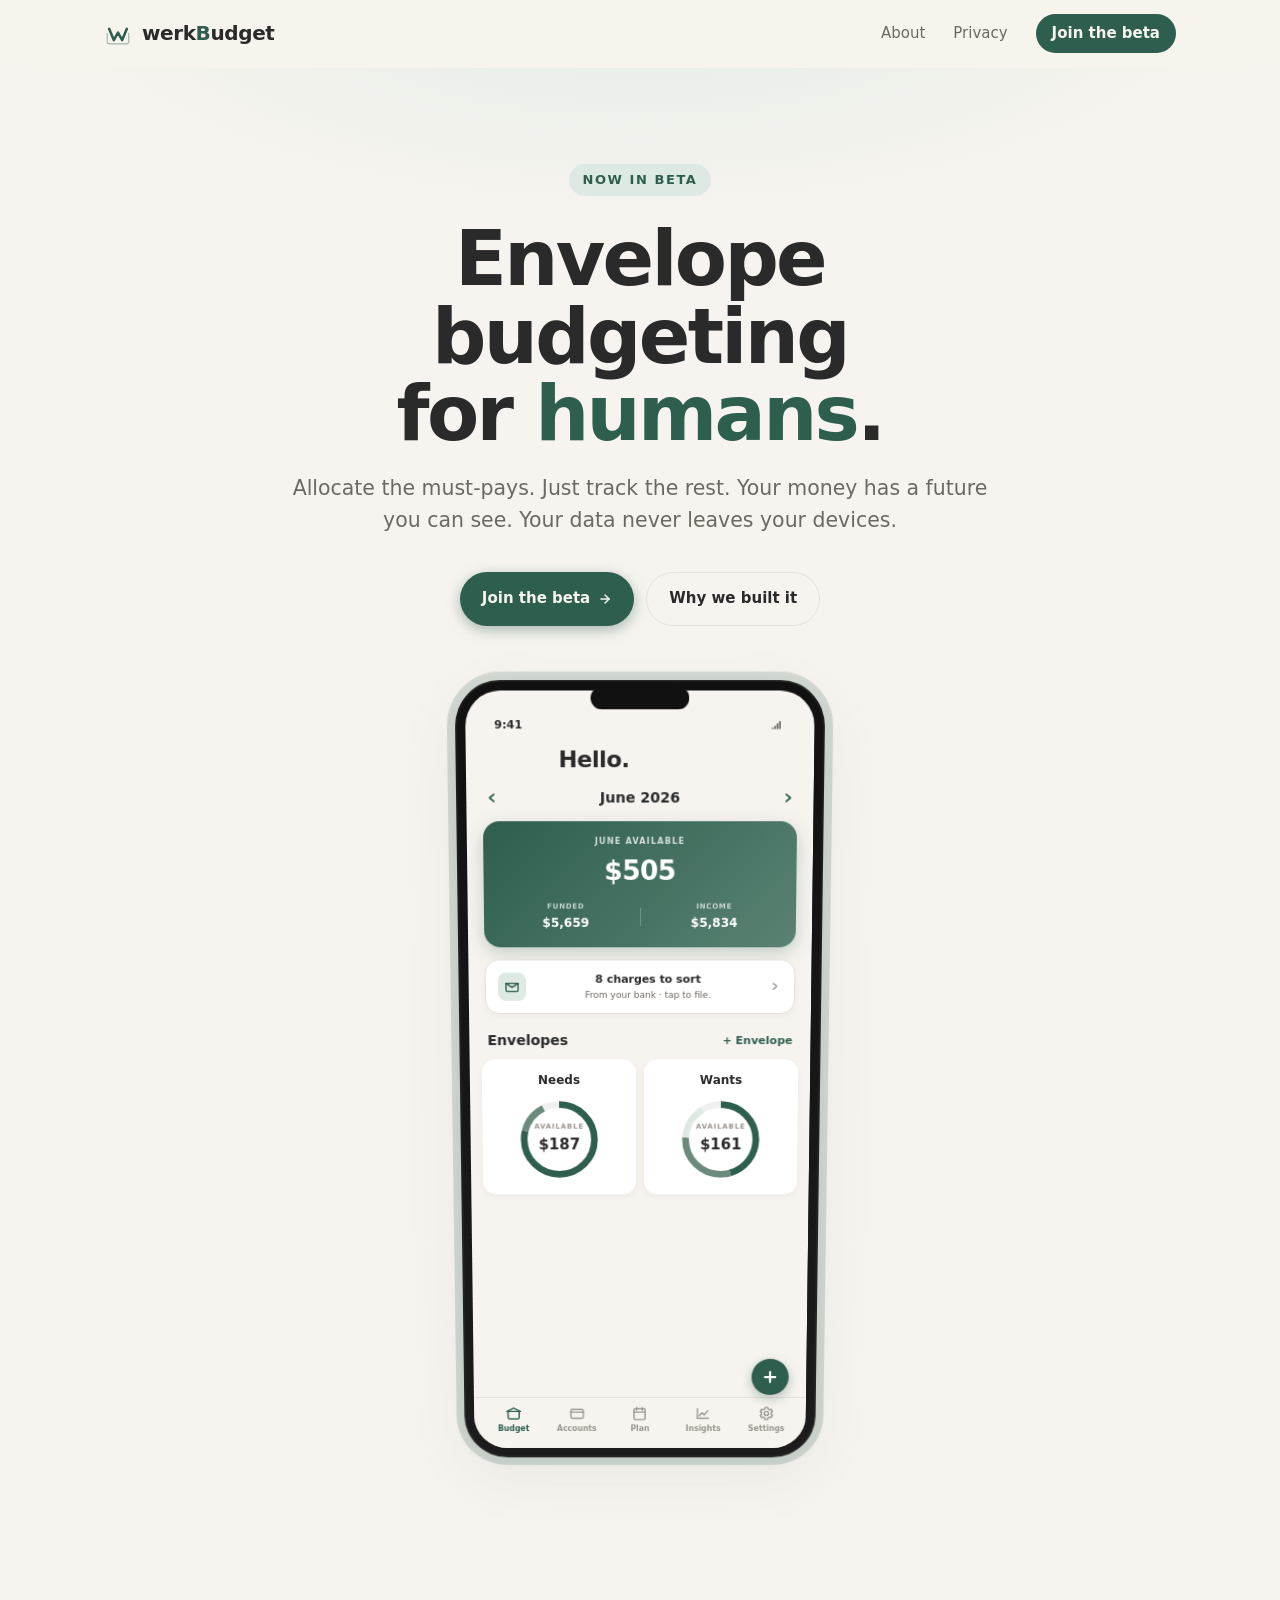
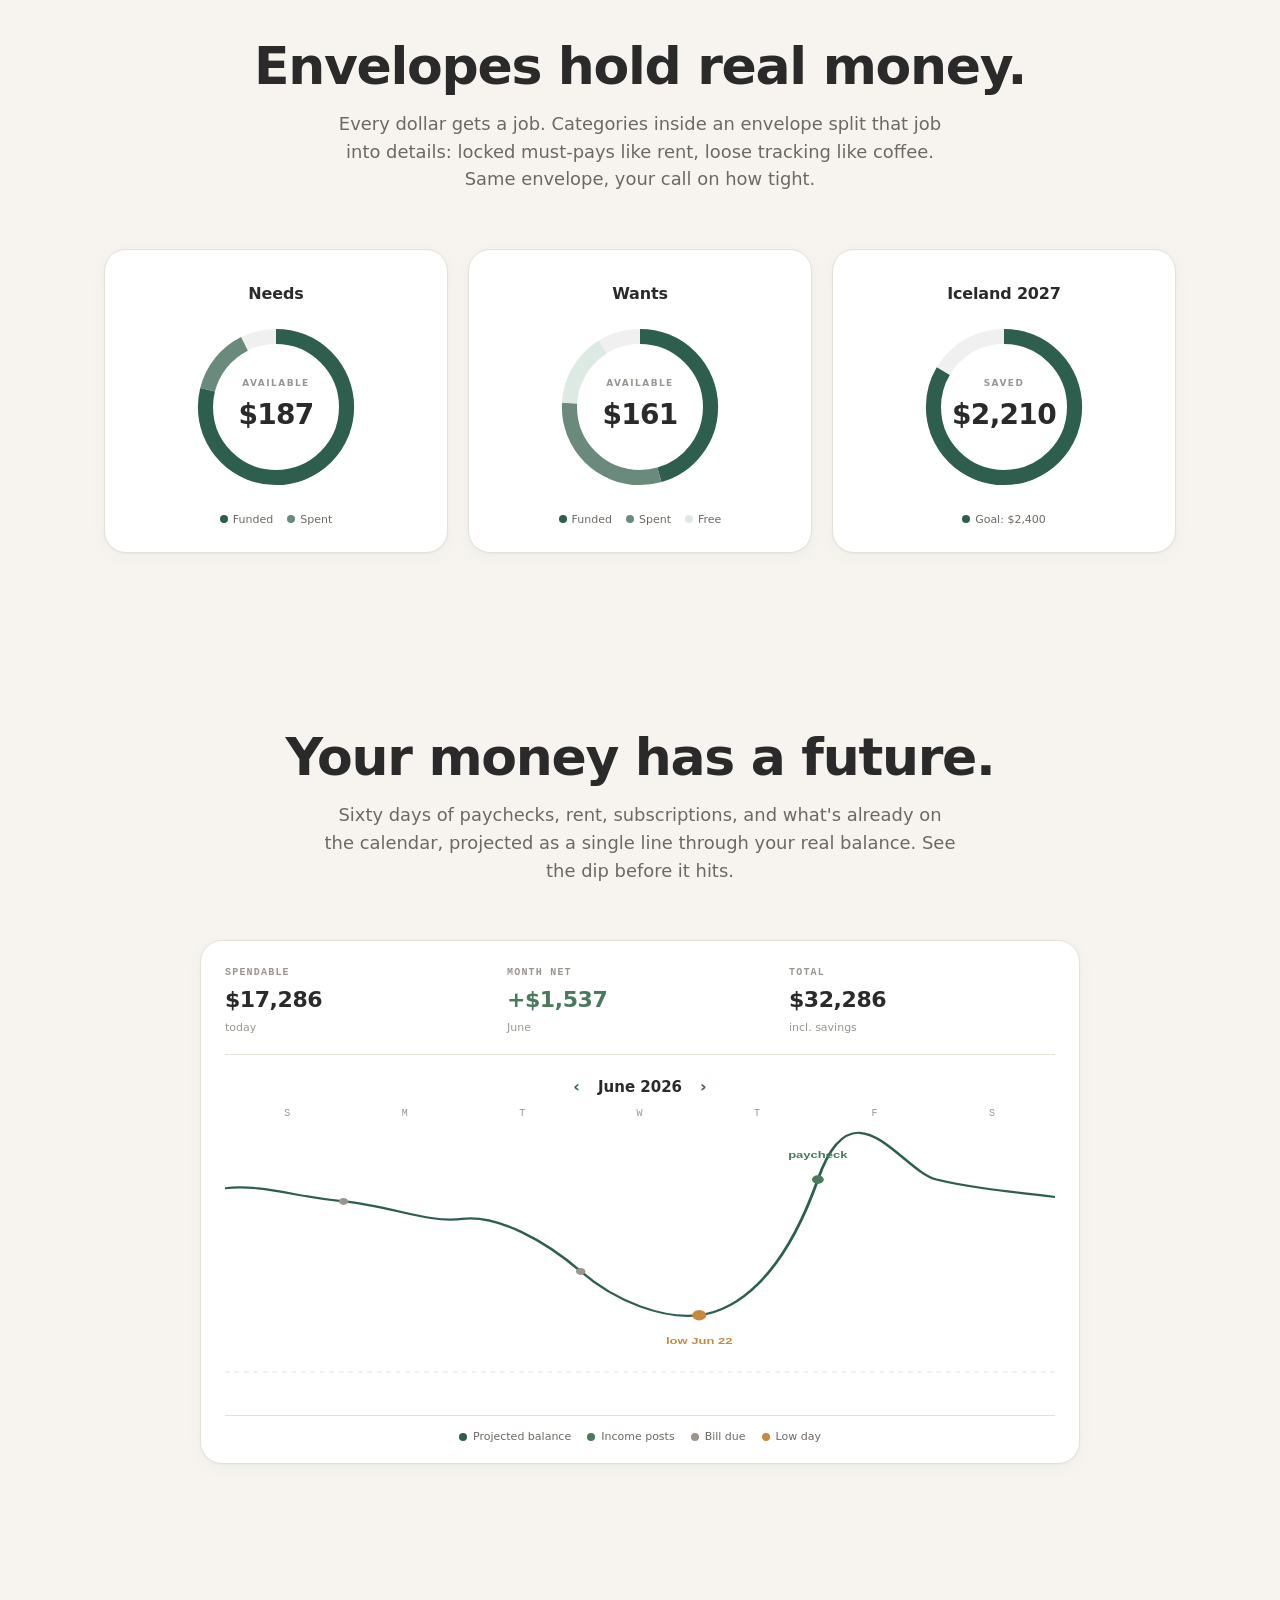
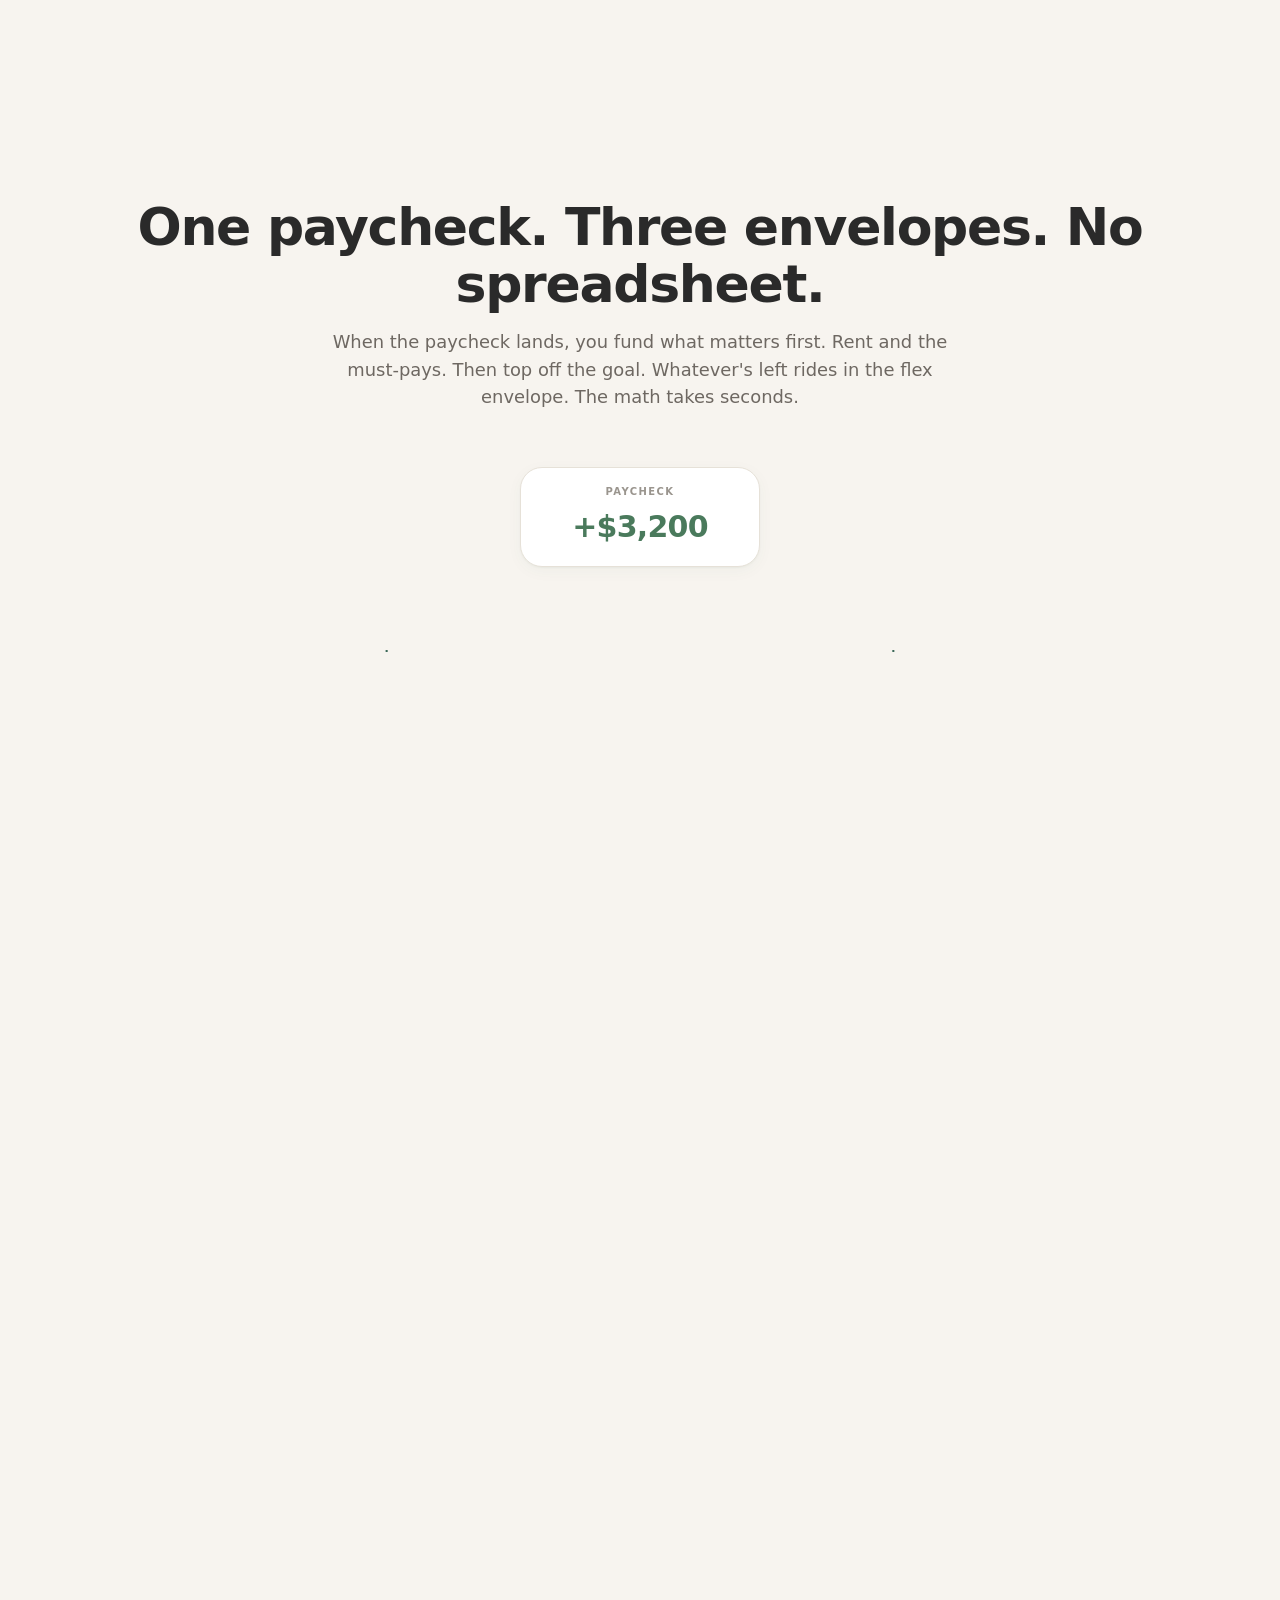
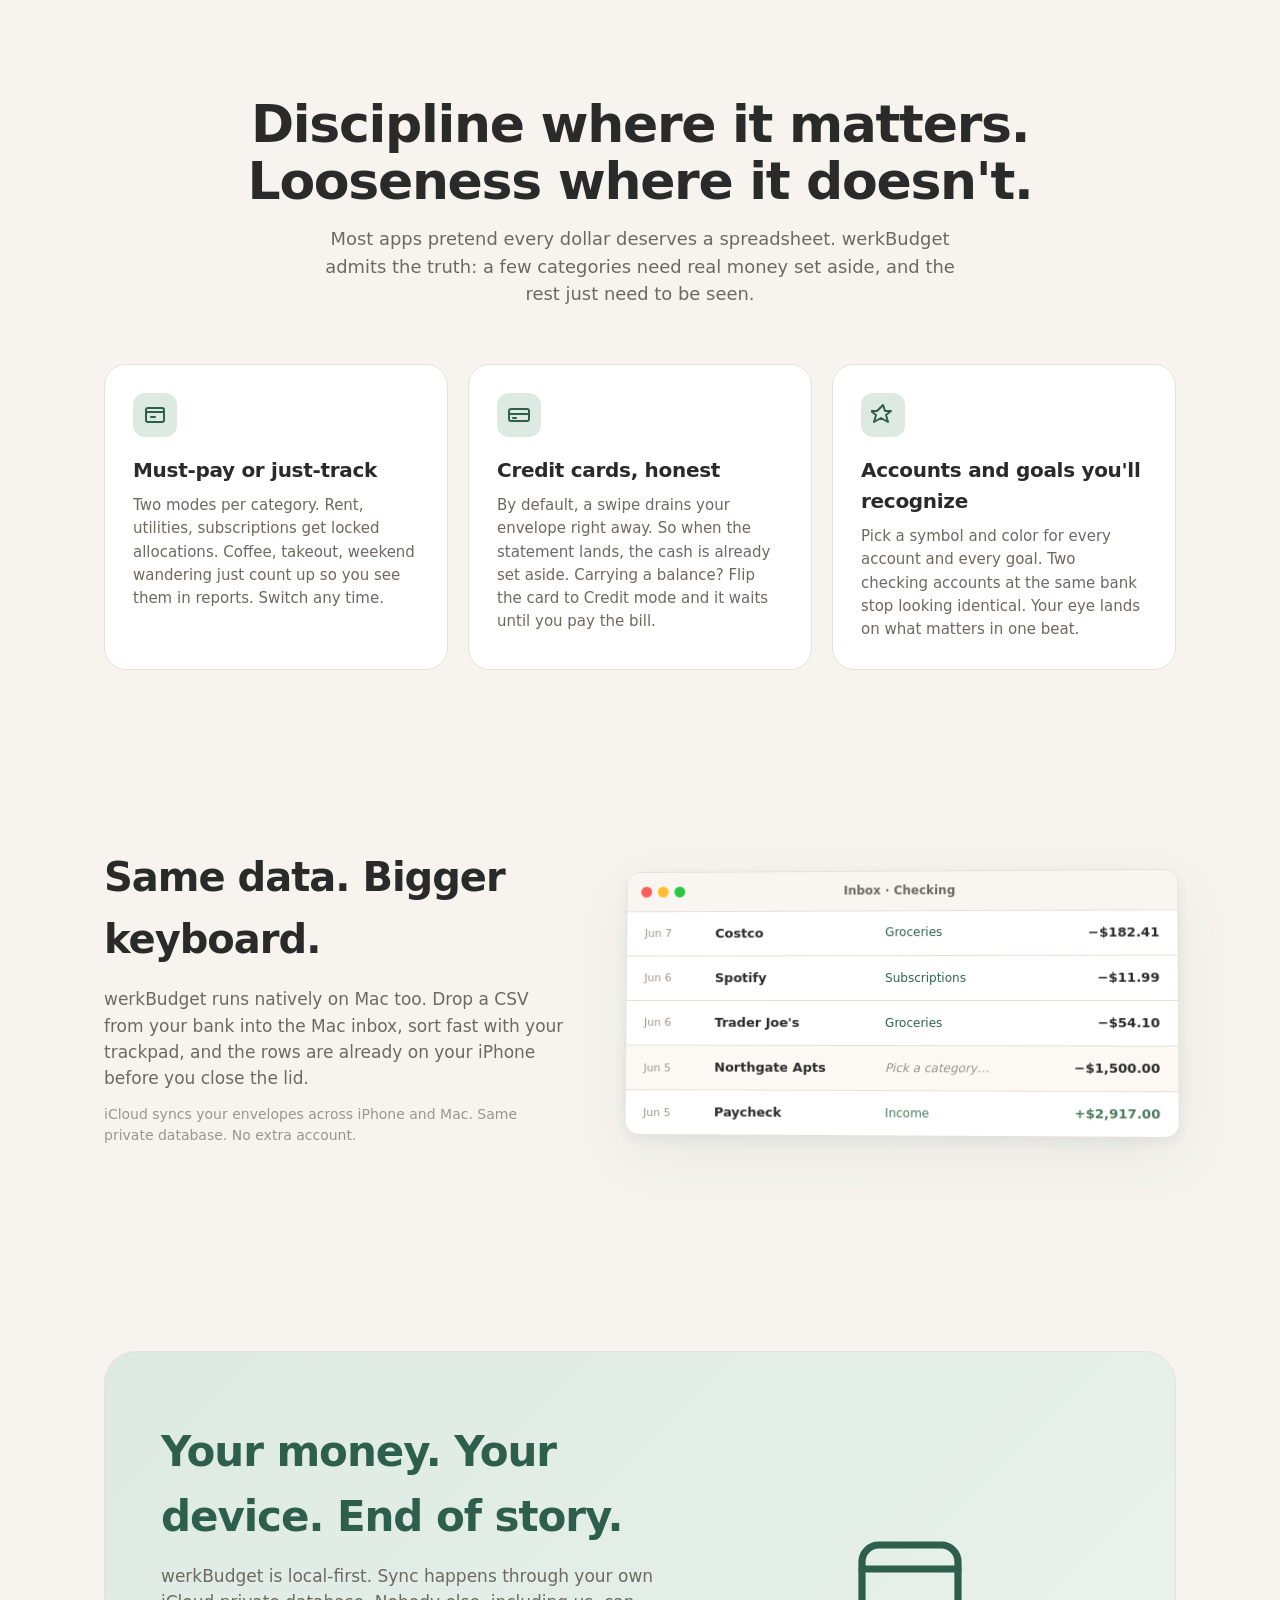
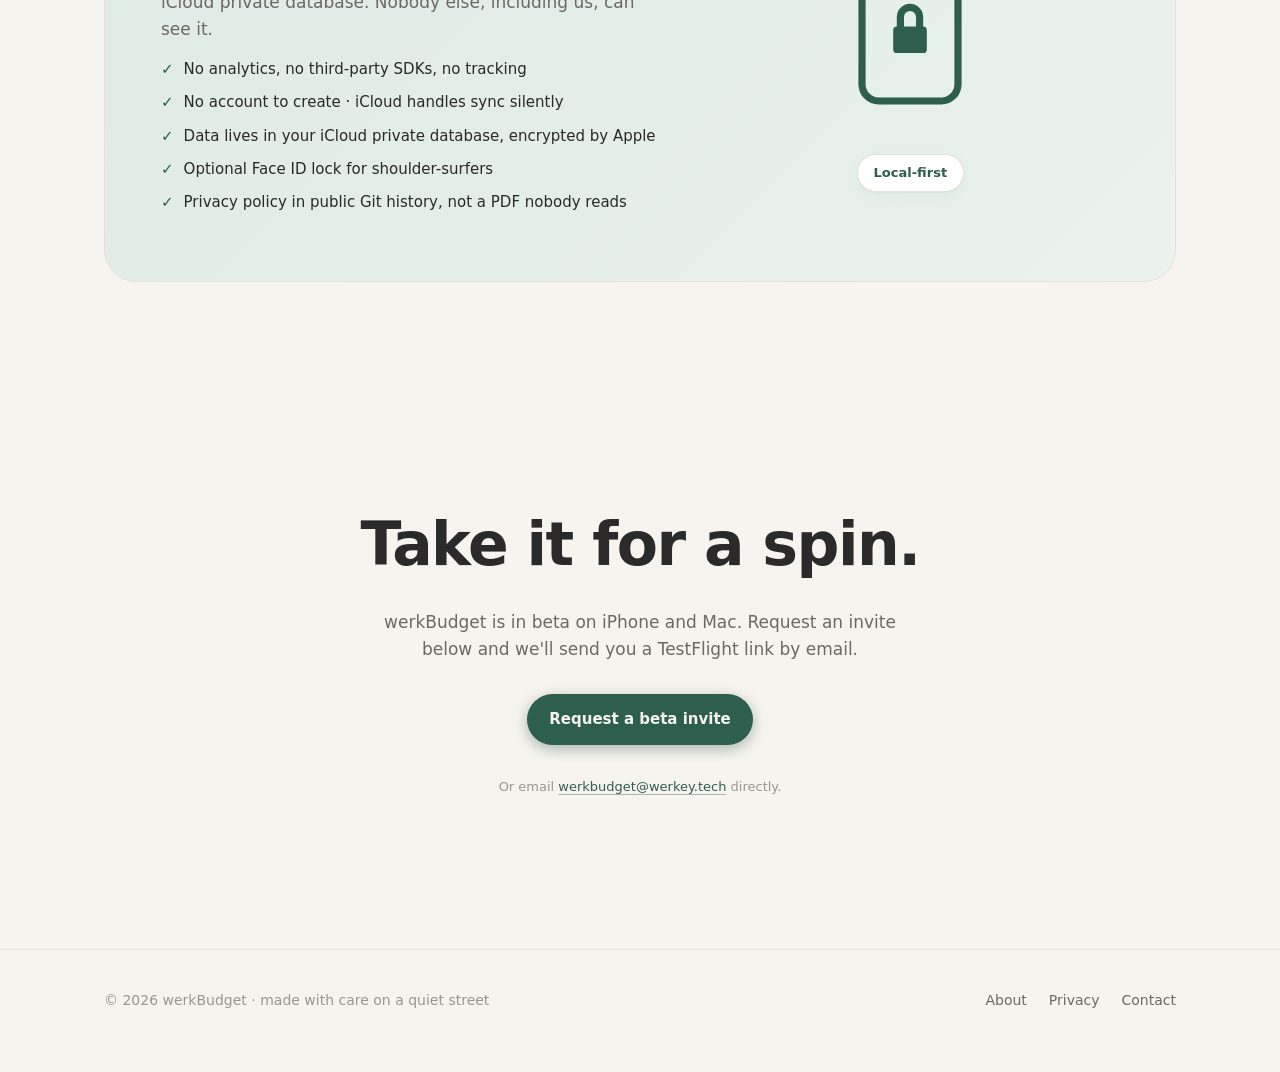
<file: index.html>
<!doctype html>
<html lang="en">
<head>
  <meta charset="utf-8">
  <meta name="viewport" content="width=device-width, initial-scale=1, viewport-fit=cover">
  <meta name="theme-color" content="#F7F4EF" media="(prefers-color-scheme: light)">
  <meta name="theme-color" content="#1A1D20" media="(prefers-color-scheme: dark)">
  <title>werkBudget — Envelope budgeting for humans</title>
  <meta name="description" content="A local-first envelope budgeting app for iPhone and Mac. Allocate the must-pays, just track the rest. Your data stays on your devices.">
  <link rel="icon" type="image/svg+xml" href="assets/favicon.svg">
  <link rel="apple-touch-icon" href="assets/favicon.svg">
  <link rel="canonical" href="https://werkbudget.werkey.tech/">
  <meta property="og:title" content="werkBudget — Envelope budgeting for humans">
  <meta property="og:description" content="Allocate the must-pays. Just track the rest. iPhone and Mac, local-first.">
  <meta property="og:url" content="https://werkbudget.werkey.tech/">
  <meta property="og:type" content="website">
  <link rel="stylesheet" href="styles.css?v=5">
</head>
<body>

  <nav class="nav">
    <div class="nav-inner">
      <a class="brand" href="/">
        <svg class="mark" viewBox="0 0 120 120" aria-hidden="true">
          <path d="M14 57 V92 Q14 102 24 102 H96 Q106 102 106 92 V57" fill="none" stroke="currentColor" stroke-opacity="0.42" stroke-width="5" stroke-linecap="round" stroke-linejoin="round"/>
          <path d="M22 38 L42 86 L60 54 L78 86 L98 38" fill="none" stroke="currentColor" stroke-width="11" stroke-linecap="round" stroke-linejoin="round"/>
        </svg>
        <span>werk<span class="B">B</span>udget</span>
      </a>
      <div class="nav-links">
        <a href="about.html">About</a>
        <a href="privacy.html">Privacy</a>
        <a class="nav-cta" href="#testflight">Join the beta</a>
      </div>
    </div>
  </nav>

  <header class="hero">
    <div class="wrap hero-inner">
      <span class="eyebrow" data-fade>Now in beta</span>
      <h1 data-fade data-fade-delay="1">Envelope budgeting<br>for <span class="accent">humans</span>.</h1>
      <p class="lede" data-fade data-fade-delay="2">
        Allocate the must-pays. Just track the rest. Your money has a future you can see. Your data never leaves your devices.
      </p>
      <div class="cta-row" data-fade data-fade-delay="3">
        <a class="btn btn-primary" href="#testflight">
          Join the beta
          <svg width="14" height="14" viewBox="0 0 24 24" fill="none" stroke="currentColor" stroke-width="2.5" stroke-linecap="round" stroke-linejoin="round"><path d="M5 12h14"/><path d="m12 5 7 7-7 7"/></svg>
        </a>
        <a class="btn btn-ghost" href="about.html">Why we built it</a>
      </div>

      <div class="device-stage" data-fade data-fade-delay="3" aria-hidden="true">
        <div class="device">
          <div class="device-notch"></div>
          <div class="device-screen">
            <div class="screen-top">
              <span>9:41</span>
              <span class="status">
                <svg viewBox="0 0 24 16" fill="currentColor"><path d="M1 14h2v-2H1zM5 14h2V9H5zM9 14h2V5H9zM13 14h2V1h-2z"/></svg>
              </span>
            </div>
            <div class="app-greeting">
              <h1>Hello.</h1>
            </div>
            <div class="app-month">
              <div class="chev"><svg viewBox="0 0 16 16" fill="none" stroke="currentColor" stroke-width="2.5" stroke-linecap="round" stroke-linejoin="round"><path d="M10 3 4 8l6 5"/></svg></div>
              <div class="label">June 2026</div>
              <div class="chev"><svg viewBox="0 0 16 16" fill="none" stroke="currentColor" stroke-width="2.5" stroke-linecap="round" stroke-linejoin="round"><path d="M6 3l6 5-6 5"/></svg></div>
            </div>
            <div class="app-hero">
              <div class="cap">JUNE AVAILABLE</div>
              <div class="big">$505</div>
              <div class="split">
                <div class="col"><span class="label">FUNDED</span><span class="val">$5,659</span></div>
                <div class="rule"></div>
                <div class="col"><span class="label">INCOME</span><span class="val">$5,834</span></div>
              </div>
            </div>
            <div class="app-inbox">
              <div class="inbox-glyph">
                <svg viewBox="0 0 24 24" fill="none" stroke="currentColor" stroke-width="2" stroke-linecap="round" stroke-linejoin="round"><path d="M3 7h18v10a2 2 0 0 1-2 2H5a2 2 0 0 1-2-2V7z"/><path d="M3 7l9 6 9-6"/></svg>
              </div>
              <div class="inbox-body">
                <div class="inbox-h">8 charges to sort</div>
                <div class="inbox-s">From your bank · tap to file.</div>
              </div>
              <svg class="inbox-chev" viewBox="0 0 16 16" fill="none" stroke="currentColor" stroke-width="2.5" stroke-linecap="round" stroke-linejoin="round"><path d="M6 3l6 5-6 5"/></svg>
            </div>
            <div class="app-section-head">
              <h2>Envelopes</h2>
              <span class="new">+ Envelope</span>
            </div>
            <div class="app-grid">
              <div class="app-card">
                <div class="name">Needs</div>
                <div class="ring-wrap">
                  <svg viewBox="0 0 100 100">
                    <circle cx="50" cy="50" r="42" fill="none" stroke="var(--track)" stroke-width="8"/>
                    <circle cx="50" cy="50" r="42" fill="none" stroke="var(--accent)"     stroke-width="8" stroke-dasharray="208 264" stroke-dashoffset="0"/>
                    <circle cx="50" cy="50" r="42" fill="none" stroke="var(--spend)"      stroke-width="8" stroke-dasharray="36 264"  stroke-dashoffset="-208"/>
                  </svg>
                  <div class="ring-center">
                    <span class="cap">AVAILABLE</span>
                    <span class="amt">$187</span>
                  </div>
                </div>
              </div>
              <div class="app-card">
                <div class="name">Wants</div>
                <div class="ring-wrap">
                  <svg viewBox="0 0 100 100">
                    <circle cx="50" cy="50" r="42" fill="none" stroke="var(--track)" stroke-width="8"/>
                    <circle cx="50" cy="50" r="42" fill="none" stroke="var(--accent)"     stroke-width="8" stroke-dasharray="120 264" stroke-dashoffset="0"/>
                    <circle cx="50" cy="50" r="42" fill="none" stroke="var(--spend)"      stroke-width="8" stroke-dasharray="80 264"  stroke-dashoffset="-120"/>
                    <circle cx="50" cy="50" r="42" fill="none" stroke="var(--wash)"       stroke-width="8" stroke-dasharray="40 264"  stroke-dashoffset="-200"/>
                  </svg>
                  <div class="ring-center">
                    <span class="cap">AVAILABLE</span>
                    <span class="amt">$161</span>
                  </div>
                </div>
              </div>
            </div>
            <div class="app-fab" aria-hidden="true">
              <svg viewBox="0 0 24 24" fill="none" stroke="currentColor" stroke-width="3" stroke-linecap="round"><path d="M12 5v14M5 12h14"/></svg>
            </div>
            <div class="app-tabs">
              <div class="tab on">
                <svg viewBox="0 0 24 24" fill="none" stroke="currentColor" stroke-width="2" stroke-linecap="round" stroke-linejoin="round"><path d="M4 9h16v9a2 2 0 0 1-2 2H6a2 2 0 0 1-2-2V9z"/><path d="M2 9l10-5 10 5"/></svg>
                <span>Budget</span>
              </div>
              <div class="tab">
                <svg viewBox="0 0 24 24" fill="none" stroke="currentColor" stroke-width="2" stroke-linecap="round" stroke-linejoin="round"><rect x="3" y="6" width="18" height="13" rx="2"/><path d="M3 10h18"/></svg>
                <span>Accounts</span>
              </div>
              <div class="tab">
                <svg viewBox="0 0 24 24" fill="none" stroke="currentColor" stroke-width="2" stroke-linecap="round" stroke-linejoin="round"><rect x="4" y="5" width="16" height="16" rx="2"/><path d="M4 10h16M8 3v4M16 3v4"/></svg>
                <span>Plan</span>
              </div>
              <div class="tab">
                <svg viewBox="0 0 24 24" fill="none" stroke="currentColor" stroke-width="2" stroke-linecap="round" stroke-linejoin="round"><path d="M4 19V5"/><path d="M4 19h16"/><path d="m7 15 4-4 3 3 5-6"/></svg>
                <span>Insights</span>
              </div>
              <div class="tab">
                <svg viewBox="0 0 24 24" fill="none" stroke="currentColor" stroke-width="2" stroke-linecap="round" stroke-linejoin="round"><circle cx="12" cy="12" r="3"/><path d="M19 12a7 7 0 0 0-.1-1.2l2-1.6-2-3.4-2.4.9a7 7 0 0 0-2.1-1.2L14 3h-4l-.4 2.5a7 7 0 0 0-2.1 1.2l-2.4-.9-2 3.4 2 1.6A7 7 0 0 0 5 12a7 7 0 0 0 .1 1.2l-2 1.6 2 3.4 2.4-.9a7 7 0 0 0 2.1 1.2L10 21h4l.4-2.5a7 7 0 0 0 2.1-1.2l2.4.9 2-3.4-2-1.6A7 7 0 0 0 19 12z"/></svg>
                <span>Settings</span>
              </div>
            </div>
          </div>
        </div>
      </div>
    </div>
  </header>

  <!-- ENVELOPES SECTION -->
  <section id="envelopes">
    <div class="wrap">
      <div class="section-head" data-fade>
        <h2>Envelopes hold real money.</h2>
        <p>Every dollar gets a job. Categories inside an envelope split that job into details: locked must-pays like rent, loose tracking like coffee. Same envelope, your call on how tight.</p>
      </div>
      <div class="envelopes">
        <div class="envelope" data-fade>
          <div class="name">Needs</div>
          <div class="ring-wrap">
            <svg viewBox="0 0 100 100">
              <circle cx="50" cy="50" r="42" fill="none" stroke="var(--track)" stroke-width="9"/>
              <circle class="ring-seg" cx="50" cy="50" r="42" fill="none" stroke="var(--accent)" stroke-width="9" stroke-dashoffset="0"   style="--seg: 208;"/>
              <circle class="ring-seg" cx="50" cy="50" r="42" fill="none" stroke="var(--spend)"  stroke-width="9" stroke-dashoffset="-208" style="--seg: 36;"/>
            </svg>
            <div class="ring-center">
              <span class="cap">AVAILABLE</span>
              <span class="amt">$<span data-count="187">0</span></span>
            </div>
          </div>
          <div class="legend">
            <span class="item"><span class="dot" style="background: var(--accent);"></span>Funded</span>
            <span class="item"><span class="dot" style="background: var(--spend);"></span>Spent</span>
          </div>
        </div>

        <div class="envelope" data-fade data-fade-delay="1">
          <div class="name">Wants</div>
          <div class="ring-wrap">
            <svg viewBox="0 0 100 100">
              <circle cx="50" cy="50" r="42" fill="none" stroke="var(--track)" stroke-width="9"/>
              <circle class="ring-seg" cx="50" cy="50" r="42" fill="none" stroke="var(--accent)" stroke-width="9" stroke-dashoffset="0"   style="--seg: 120;"/>
              <circle class="ring-seg" cx="50" cy="50" r="42" fill="none" stroke="var(--spend)"  stroke-width="9" stroke-dashoffset="-120"  style="--seg: 80;"/>
              <circle class="ring-seg" cx="50" cy="50" r="42" fill="none" stroke="var(--wash)"   stroke-width="9" stroke-dashoffset="-200" style="--seg: 40;"/>
            </svg>
            <div class="ring-center">
              <span class="cap">AVAILABLE</span>
              <span class="amt">$<span data-count="161">0</span></span>
            </div>
          </div>
          <div class="legend">
            <span class="item"><span class="dot" style="background: var(--accent);"></span>Funded</span>
            <span class="item"><span class="dot" style="background: var(--spend);"></span>Spent</span>
            <span class="item"><span class="dot" style="background: var(--wash);"></span>Free</span>
          </div>
        </div>

        <div class="envelope" data-fade data-fade-delay="2">
          <div class="name">Iceland 2027</div>
          <div class="ring-wrap">
            <svg viewBox="0 0 100 100">
              <circle cx="50" cy="50" r="42" fill="none" stroke="var(--track)" stroke-width="9"/>
              <circle class="ring-seg" cx="50" cy="50" r="42" fill="none" stroke="var(--accent)" stroke-width="9" stroke-dashoffset="0" style="--seg: 220;"/>
            </svg>
            <div class="ring-center">
              <span class="cap">SAVED</span>
              <span class="amt">$<span data-count="2210">0</span></span>
            </div>
          </div>
          <div class="legend">
            <span class="item"><span class="dot" style="background: var(--accent);"></span>Goal: $2,400</span>
          </div>
        </div>
      </div>
    </div>
  </section>

  <!-- PLAN / FORECAST — the flagship -->
  <section class="forecast-scene" aria-label="Sixty-day forecast">
    <div class="wrap">
      <div class="section-head" data-fade>
        <h2>Your money has a future.</h2>
        <p>Sixty days of paychecks, rent, subscriptions, and what's already on the calendar, projected as a single line through your real balance. See the dip before it hits.</p>
      </div>

      <div class="forecast-mock" data-fade data-fade-delay="1">
        <div class="forecast-header">
          <div class="forecast-stat">
            <span class="cap">SPENDABLE</span>
            <span class="val">$17,286</span>
            <span class="sub">today</span>
          </div>
          <div class="forecast-stat">
            <span class="cap">MONTH NET</span>
            <span class="val income">+$1,537</span>
            <span class="sub">June</span>
          </div>
          <div class="forecast-stat">
            <span class="cap">TOTAL</span>
            <span class="val">$32,286</span>
            <span class="sub">incl. savings</span>
          </div>
        </div>

        <div class="forecast-calendar">
          <div class="forecast-month-row">
            <span class="chev">‹</span>
            <span>June 2026</span>
            <span class="chev">›</span>
          </div>
          <div class="forecast-dow">
            <span>S</span><span>M</span><span>T</span><span>W</span><span>T</span><span>F</span><span>S</span>
          </div>
          <svg class="forecast-grid" viewBox="0 0 700 320" preserveAspectRatio="none" aria-hidden="true">
            <!-- horizontal floor reference -->
            <line x1="0" y1="280" x2="700" y2="280" stroke="var(--border)" stroke-width="1" stroke-dasharray="4 4"/>
            <!-- the running-balance sparkline, drawn through 30 day cells -->
            <path class="forecast-line"
                  d="M0 70 C 30 65, 60 80, 100 85
                     S 170 110, 200 105
                     S 270 130, 300 165
                     S 370 220, 400 215
                     S 470 175, 500 60
                     S 570 50, 600 60
                     S 670 75, 700 80"
                  fill="none" stroke="var(--accent)" stroke-width="2.5" stroke-linecap="round"/>
            <!-- attention dip — the day the projection crosses below floor -->
            <circle class="forecast-dip" cx="400" cy="215" r="6" fill="var(--attention)"/>
            <text x="400" y="248" text-anchor="middle" font-family="ui-rounded, -apple-system, sans-serif" font-size="11" font-weight="600" fill="var(--attention)">low Jun 22</text>
            <!-- a paycheck event marker -->
            <circle cx="500" cy="60" r="5" fill="var(--income)"/>
            <text x="500" y="36" text-anchor="middle" font-family="ui-rounded, -apple-system, sans-serif" font-size="11" font-weight="600" fill="var(--income)">paycheck</text>
            <!-- bills posted earlier -->
            <circle cx="100" cy="85" r="4" fill="var(--text-3)"/>
            <circle cx="300" cy="165" r="4" fill="var(--text-3)"/>
          </svg>
          <div class="forecast-legend">
            <span class="item"><span class="dot" style="background: var(--accent);"></span>Projected balance</span>
            <span class="item"><span class="dot" style="background: var(--income);"></span>Income posts</span>
            <span class="item"><span class="dot" style="background: var(--text-3);"></span>Bill due</span>
            <span class="item"><span class="dot" style="background: var(--attention);"></span>Low day</span>
          </div>
        </div>
      </div>
    </div>
  </section>

  <!-- DISTRIBUTE SCRUBBED FLOW SCENE -->
  <section class="flow-scene" data-scrub data-paycheck-flow aria-label="How a paycheck distributes into envelopes">
    <div class="flow-sticky">
      <div class="wrap" style="text-align:center;">
        <div class="section-head">
          <h2>One paycheck. Three envelopes. No spreadsheet.</h2>
          <p>When the paycheck lands, you fund what matters first. Rent and the must-pays. Then top off the goal. Whatever's left rides in the flex envelope. The math takes seconds.</p>
        </div>
        <div class="flow-canvas">
          <div class="pay-card">
            <div class="cap">PAYCHECK</div>
            <div class="amt" data-pay-amt>+$3,200</div>
          </div>
          <svg class="flow-paths" viewBox="0 0 600 80" preserveAspectRatio="none" aria-hidden="true">
            <path pathLength="100" d="M300 0 C 300 50, 100 30, 100 80" data-stream-path="0"/>
            <path pathLength="100" d="M300 0 V 80" data-stream-path="1"/>
            <path pathLength="100" d="M300 0 C 300 50, 500 30, 500 80" data-stream-path="2"/>
          </svg>
          <div class="targets">
            <div class="target" data-target="0">
              <div class="name">Rent</div>
              <span class="rule must">Must-pay</span>
              <div class="bar"><div class="bar-fill"></div></div>
              <div class="filled-amt" data-fill-amt="0">$0</div>
            </div>
            <div class="target" data-target="1">
              <div class="name">Iceland 2027</div>
              <span class="rule goal">Goal $2,400</span>
              <div class="bar"><div class="bar-fill"></div></div>
              <div class="filled-amt" data-fill-amt="1">$0</div>
            </div>
            <div class="target" data-target="2">
              <div class="name">Groceries</div>
              <span class="rule track">Just track</span>
              <div class="bar"><div class="bar-fill"></div></div>
              <div class="filled-amt" data-fill-amt="2">$0</div>
            </div>
          </div>
        </div>
      </div>
    </div>
  </section>

  <!-- FEATURE GRID: must-pays vs track, credit cards, account identity -->
  <section>
    <div class="wrap">
      <div class="section-head" data-fade>
        <h2>Discipline where it matters. Looseness where it doesn't.</h2>
        <p>Most apps pretend every dollar deserves a spreadsheet. werkBudget admits the truth: a few categories need real money set aside, and the rest just need to be seen.</p>
      </div>
      <div class="features">
        <div class="feature" data-fade>
          <div class="icon">
            <svg width="24" height="24" viewBox="0 0 24 24" fill="none" stroke="currentColor" stroke-width="2" stroke-linecap="round" stroke-linejoin="round"><rect x="3" y="5" width="18" height="14" rx="2"/><path d="M3 9h18"/><path d="M8 14h4"/></svg>
          </div>
          <h3>Must-pay or just-track</h3>
          <p>Two modes per category. Rent, utilities, subscriptions get locked allocations. Coffee, takeout, weekend wandering just count up so you see them in reports. Switch any time.</p>
        </div>
        <div class="feature" data-fade data-fade-delay="1">
          <div class="icon">
            <svg width="24" height="24" viewBox="0 0 24 24" fill="none" stroke="currentColor" stroke-width="2" stroke-linecap="round" stroke-linejoin="round"><rect x="2" y="6" width="20" height="12" rx="2"/><path d="M2 11h20"/><path d="M6 15h3"/></svg>
          </div>
          <h3>Credit cards, honest</h3>
          <p>By default, a swipe drains your envelope right away. So when the statement lands, the cash is already set aside. Carrying a balance? Flip the card to Credit mode and it waits until you pay the bill.</p>
        </div>
        <div class="feature" data-fade data-fade-delay="2">
          <div class="icon">
            <svg width="24" height="24" viewBox="0 0 24 24" fill="none" stroke="currentColor" stroke-width="2" stroke-linecap="round" stroke-linejoin="round"><path d="M12 2 14 8h6l-5 4 2 7-7-4-7 4 2-7-5-4h6z"/></svg>
          </div>
          <h3>Accounts and goals you'll recognize</h3>
          <p>Pick a symbol and color for every account and every goal. Two checking accounts at the same bank stop looking identical. Your eye lands on what matters in one beat.</p>
        </div>
      </div>
    </div>
  </section>

  <!-- MAC COMPANION -->
  <section class="mac-companion">
    <div class="wrap mac-grid">
      <div class="mac-copy" data-fade>
        <h2>Same data. Bigger keyboard.</h2>
        <p>werkBudget runs natively on Mac too. Drop a CSV from your bank into the Mac inbox, sort fast with your trackpad, and the rows are already on your iPhone before you close the lid.</p>
        <p class="mac-fine">iCloud syncs your envelopes across iPhone and Mac. Same private database. No extra account.</p>
      </div>
      <div class="mac-mock" data-fade data-fade-delay="1" aria-hidden="true">
        <div class="mac-frame">
          <div class="mac-bar">
            <span class="mac-dot r"></span><span class="mac-dot y"></span><span class="mac-dot g"></span>
            <span class="mac-title">Inbox · Checking</span>
          </div>
          <div class="mac-body">
            <div class="mac-row">
              <div class="mac-row-date">Jun 7</div>
              <div class="mac-row-payee">Costco</div>
              <div class="mac-row-cat">Groceries</div>
              <div class="mac-row-amt">−$182.41</div>
            </div>
            <div class="mac-row">
              <div class="mac-row-date">Jun 6</div>
              <div class="mac-row-payee">Spotify</div>
              <div class="mac-row-cat">Subscriptions</div>
              <div class="mac-row-amt">−$11.99</div>
            </div>
            <div class="mac-row">
              <div class="mac-row-date">Jun 6</div>
              <div class="mac-row-payee">Trader Joe's</div>
              <div class="mac-row-cat">Groceries</div>
              <div class="mac-row-amt">−$54.10</div>
            </div>
            <div class="mac-row pending">
              <div class="mac-row-date">Jun 5</div>
              <div class="mac-row-payee">Northgate Apts</div>
              <div class="mac-row-cat hint">Pick a category…</div>
              <div class="mac-row-amt">−$1,500.00</div>
            </div>
            <div class="mac-row">
              <div class="mac-row-date">Jun 5</div>
              <div class="mac-row-payee">Paycheck</div>
              <div class="mac-row-cat income">Income</div>
              <div class="mac-row-amt income">+$2,917.00</div>
            </div>
          </div>
        </div>
      </div>
    </div>
  </section>

  <!-- PRIVACY / ON-DEVICE -->
  <section>
    <div class="wrap">
      <div class="privacy-callout" data-fade>
        <div>
          <h2>Your money. Your device. End of story.</h2>
          <p>werkBudget is local-first. Sync happens through your own iCloud private database. Nobody else, including us, can see it.</p>
          <ul>
            <li>No analytics, no third-party SDKs, no tracking</li>
            <li>No account to create · iCloud handles sync silently</li>
            <li>Data lives in your iCloud private database, encrypted by Apple</li>
            <li>Optional Face ID lock for shoulder-surfers</li>
            <li>Privacy policy in public Git history, not a PDF nobody reads</li>
          </ul>
        </div>
        <div class="cloud-cross" aria-hidden="true">
          <svg viewBox="0 0 200 200" fill="none" stroke="currentColor" stroke-width="6" stroke-linecap="round" stroke-linejoin="round">
            <!-- phone -->
            <rect x="60" y="40" width="80" height="130" rx="14" />
            <line x1="60" y1="60" x2="140" y2="60" />
            <!-- lock body -->
            <rect x="86" y="108" width="28" height="22" rx="3" fill="currentColor" stroke="none" />
            <!-- lock shackle -->
            <path d="M92 108 V100 a8 8 0 0 1 16 0 V108" />
          </svg>
          <span class="badge">Local-first</span>
        </div>
      </div>
    </div>
  </section>

  <!-- FINAL CTA -->
  <section id="testflight" class="final-cta">
    <div class="wrap-narrow">
      <h2 data-fade>Take it for a spin.</h2>
      <p data-fade data-fade-delay="1">werkBudget is in beta on iPhone and Mac. Request an invite below and we'll send you a TestFlight link by email.</p>
      <a class="btn btn-primary beat" data-fade data-fade-delay="2" href="mailto:werkbudget@werkey.tech?subject=TestFlight%20request">
        Request a beta invite
      </a>
      <p style="margin-top: 32px; font-size: 13px; color: var(--text-3);" data-fade data-fade-delay="3">
        Or email <a href="mailto:werkbudget@werkey.tech" style="color: var(--accent); border-bottom: 1px solid color-mix(in srgb, var(--accent) 40%, transparent);">werkbudget@werkey.tech</a> directly.
      </p>
    </div>
  </section>

  <footer>
    <div class="wrap foot-inner">
      <div>© <span id="year">2026</span> werkBudget · made with care on a quiet street</div>
      <div class="foot-links">
        <a href="about.html">About</a>
        <a href="privacy.html">Privacy</a>
        <a href="mailto:werkbudget@werkey.tech">Contact</a>
      </div>
    </div>
  </footer>

  <script>document.getElementById('year').textContent = new Date().getFullYear();</script>
  <script src="app.js?v=3" defer></script>
</body>
</html>
</file>
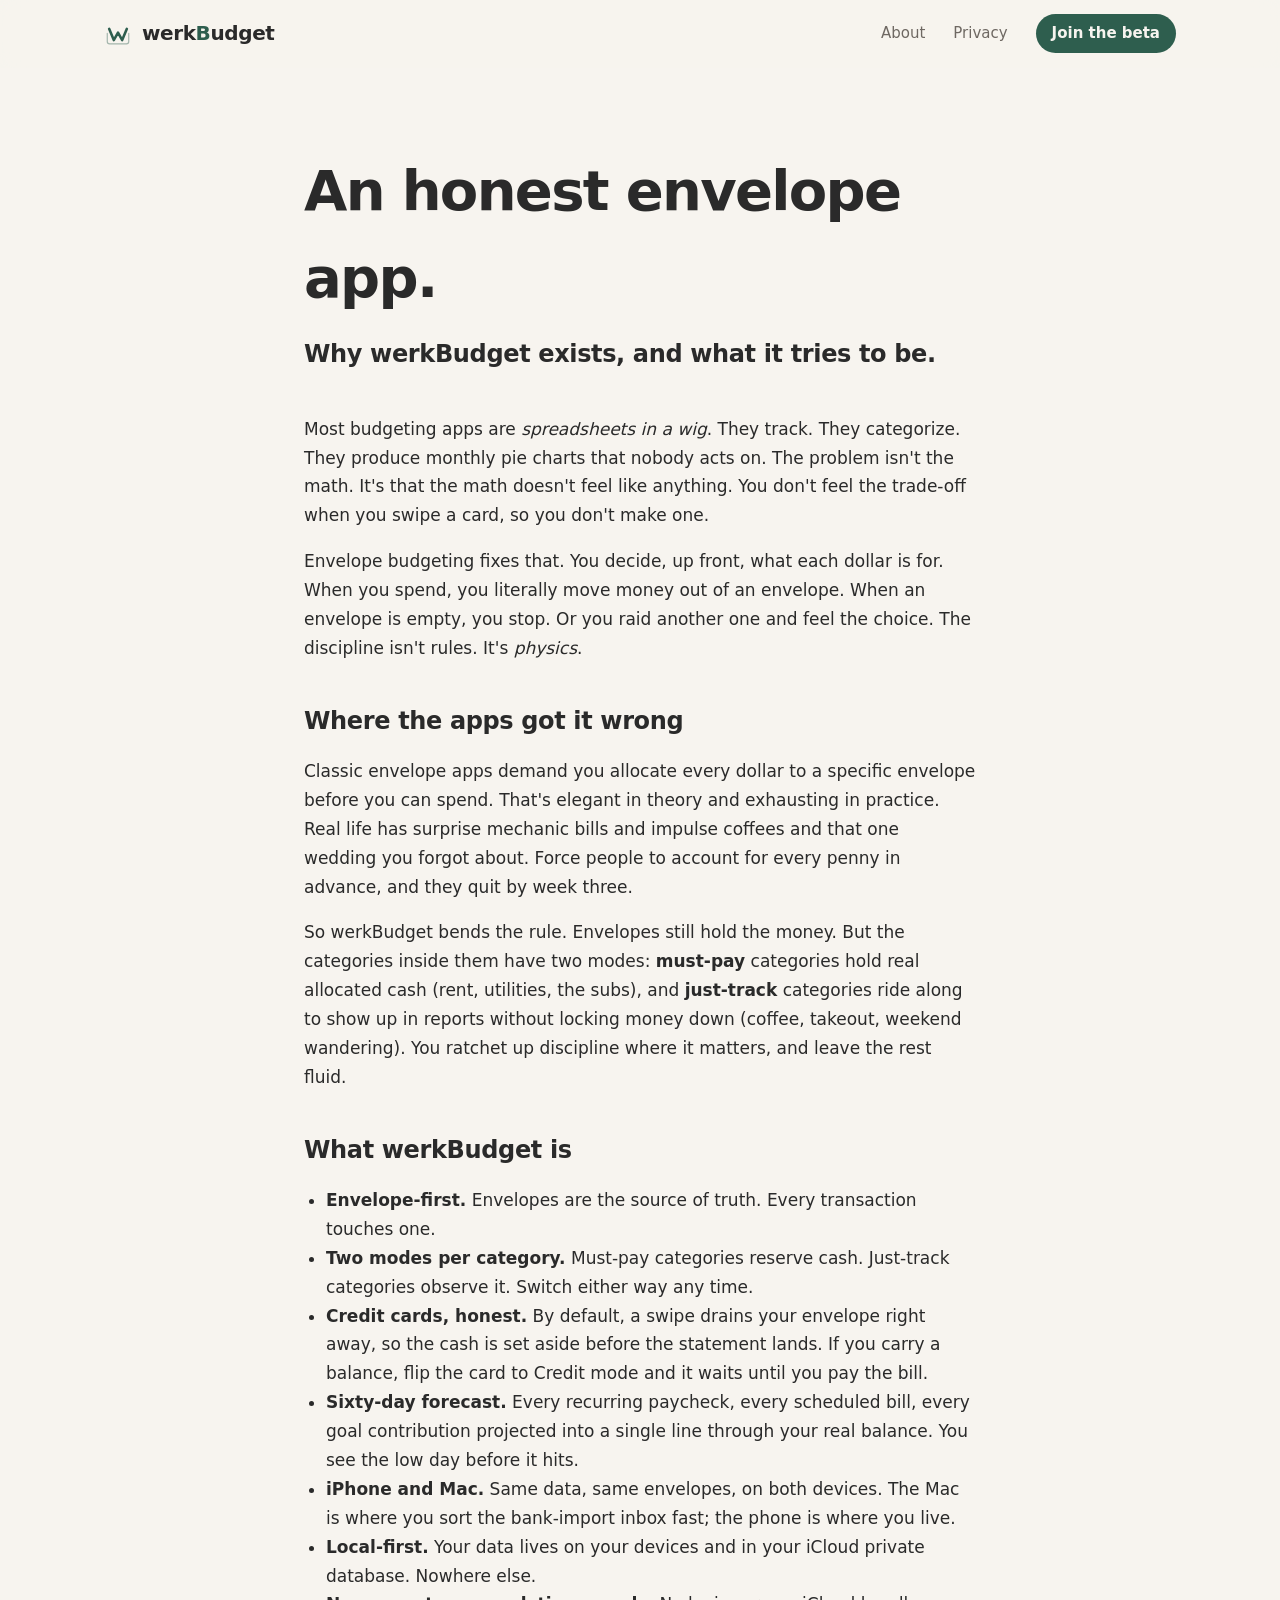
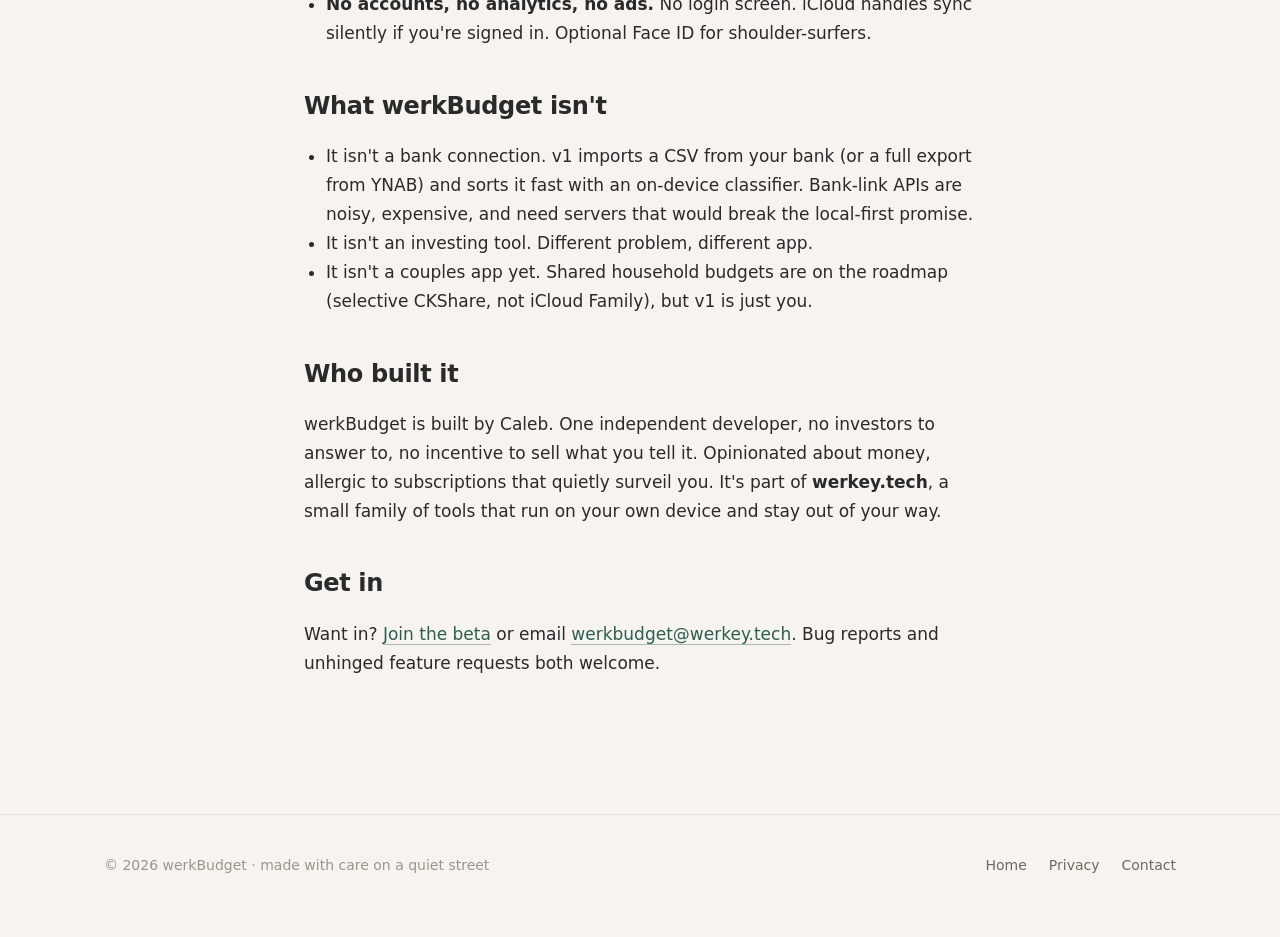
<file: about.html>
<!doctype html>
<html lang="en">
<head>
  <meta charset="utf-8">
  <meta name="viewport" content="width=device-width, initial-scale=1, viewport-fit=cover">
  <meta name="theme-color" content="#F7F4EF" media="(prefers-color-scheme: light)">
  <meta name="theme-color" content="#1A1D20" media="(prefers-color-scheme: dark)">
  <title>About — werkBudget</title>
  <meta name="description" content="Why werkBudget exists: envelope discipline that doesn't punish you for being human.">
  <link rel="icon" type="image/svg+xml" href="assets/favicon.svg">
  <link rel="apple-touch-icon" href="assets/favicon.svg">
  <link rel="canonical" href="https://werkbudget.werkey.tech/about.html">
  <link rel="stylesheet" href="styles.css?v=5">
</head>
<body>

  <nav class="nav">
    <div class="nav-inner">
      <a class="brand" href="/">
        <svg class="mark" viewBox="0 0 120 120" aria-hidden="true">
          <path d="M14 57 V92 Q14 102 24 102 H96 Q106 102 106 92 V57" fill="none" stroke="currentColor" stroke-opacity="0.42" stroke-width="5" stroke-linecap="round" stroke-linejoin="round"/>
          <path d="M22 38 L42 86 L60 54 L78 86 L98 38" fill="none" stroke="currentColor" stroke-width="11" stroke-linecap="round" stroke-linejoin="round"/>
        </svg>
        <span>werk<span class="B">B</span>udget</span>
      </a>
      <div class="nav-links">
        <a href="about.html">About</a>
        <a href="privacy.html">Privacy</a>
        <a class="nav-cta" href="/#testflight">Join the beta</a>
      </div>
    </div>
  </nav>

  <main class="long">
    <div class="wrap-narrow">
      <h1 data-fade>An honest envelope app.</h1>
      <p class="dek" data-fade data-fade-delay="1">Why werkBudget exists, and what it tries to be.</p>

      <p data-fade data-fade-delay="2">
        Most budgeting apps are <em>spreadsheets in a wig</em>. They track. They categorize. They produce monthly pie charts that nobody acts on. The problem isn't the math. It's that the math doesn't feel like anything. You don't feel the trade-off when you swipe a card, so you don't make one.
      </p>

      <p data-fade>
        Envelope budgeting fixes that. You decide, up front, what each dollar is for. When you spend, you literally move money out of an envelope. When an envelope is empty, you stop. Or you raid another one and feel the choice. The discipline isn't rules. It's <em>physics</em>.
      </p>

      <h2 data-fade>Where the apps got it wrong</h2>
      <p data-fade>
        Classic envelope apps demand you allocate every dollar to a specific envelope before you can spend. That's elegant in theory and exhausting in practice. Real life has surprise mechanic bills and impulse coffees and that one wedding you forgot about. Force people to account for every penny in advance, and they quit by week three.
      </p>
      <p data-fade>
        So werkBudget bends the rule. Envelopes still hold the money. But the categories inside them have two modes: <strong>must-pay</strong> categories hold real allocated cash (rent, utilities, the subs), and <strong>just-track</strong> categories ride along to show up in reports without locking money down (coffee, takeout, weekend wandering). You ratchet up discipline where it matters, and leave the rest fluid.
      </p>

      <h2 data-fade>What werkBudget is</h2>
      <ul>
        <li data-fade><strong>Envelope-first.</strong> Envelopes are the source of truth. Every transaction touches one.</li>
        <li data-fade><strong>Two modes per category.</strong> Must-pay categories reserve cash. Just-track categories observe it. Switch either way any time.</li>
        <li data-fade><strong>Credit cards, honest.</strong> By default, a swipe drains your envelope right away, so the cash is set aside before the statement lands. If you carry a balance, flip the card to Credit mode and it waits until you pay the bill.</li>
        <li data-fade><strong>Sixty-day forecast.</strong> Every recurring paycheck, every scheduled bill, every goal contribution projected into a single line through your real balance. You see the low day before it hits.</li>
        <li data-fade><strong>iPhone and Mac.</strong> Same data, same envelopes, on both devices. The Mac is where you sort the bank-import inbox fast; the phone is where you live.</li>
        <li data-fade><strong>Local-first.</strong> Your data lives on your devices and in your iCloud private database. Nowhere else.</li>
        <li data-fade><strong>No accounts, no analytics, no ads.</strong> No login screen. iCloud handles sync silently if you're signed in. Optional Face ID for shoulder-surfers.</li>
      </ul>

      <h2 data-fade>What werkBudget isn't</h2>
      <ul>
        <li data-fade>It isn't a bank connection. v1 imports a CSV from your bank (or a full export from YNAB) and sorts it fast with an on-device classifier. Bank-link APIs are noisy, expensive, and need servers that would break the local-first promise.</li>
        <li data-fade>It isn't an investing tool. Different problem, different app.</li>
        <li data-fade>It isn't a couples app yet. Shared household budgets are on the roadmap (selective CKShare, not iCloud Family), but v1 is just you.</li>
      </ul>

      <h2 data-fade>Who built it</h2>
      <p data-fade>
        werkBudget is built by Caleb. One independent developer, no investors to answer to, no incentive to sell what you tell it. Opinionated about money, allergic to subscriptions that quietly surveil you. It's part of <strong>werkey.tech</strong>, a small family of tools that run on your own device and stay out of your way.
      </p>

      <h2 data-fade>Get in</h2>
      <p data-fade>
        Want in? <a href="/#testflight">Join the beta</a> or email <a href="mailto:werkbudget@werkey.tech">werkbudget@werkey.tech</a>. Bug reports and unhinged feature requests both welcome.
      </p>
    </div>
  </main>

  <footer>
    <div class="wrap foot-inner">
      <div>© <span id="year">2026</span> werkBudget · made with care on a quiet street</div>
      <div class="foot-links">
        <a href="/">Home</a>
        <a href="privacy.html">Privacy</a>
        <a href="mailto:werkbudget@werkey.tech">Contact</a>
      </div>
    </div>
  </footer>

  <script>document.getElementById('year').textContent = new Date().getFullYear();</script>
  <script src="app.js" defer></script>
</body>
</html>
</file>
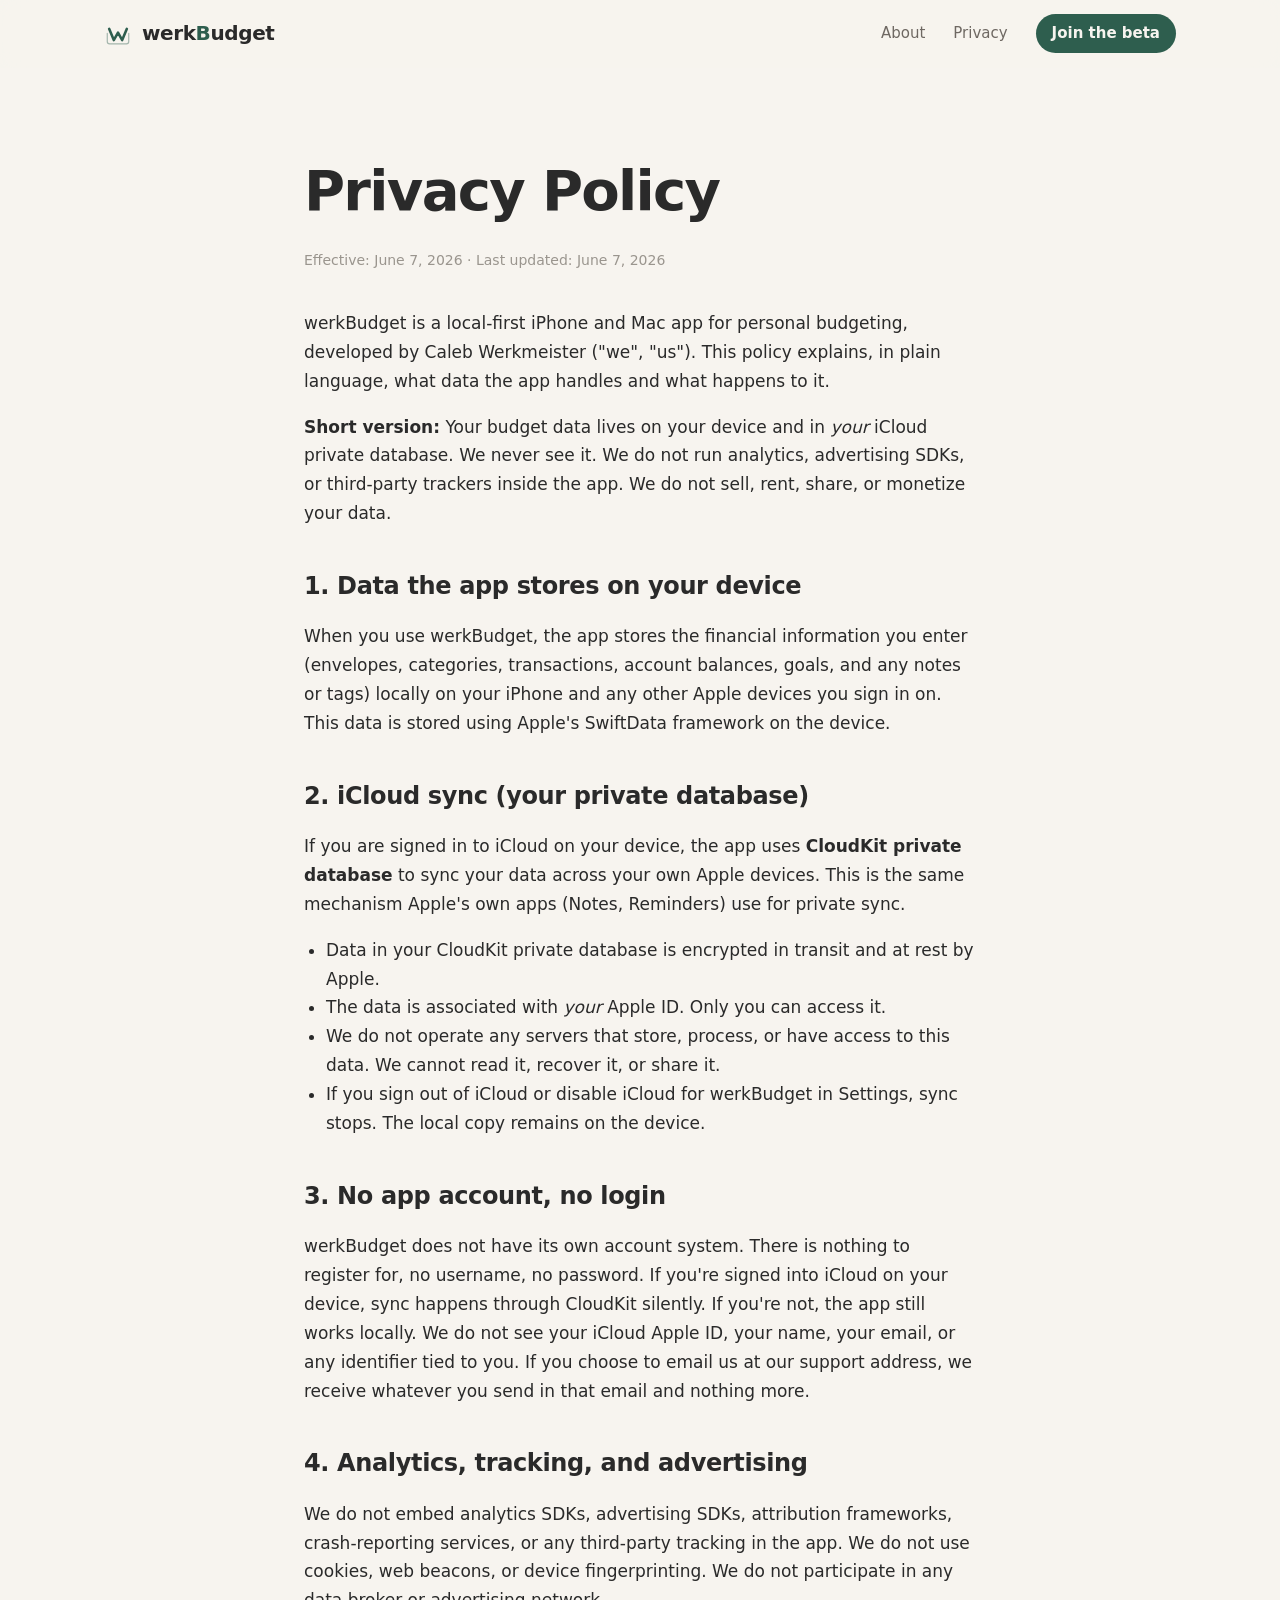
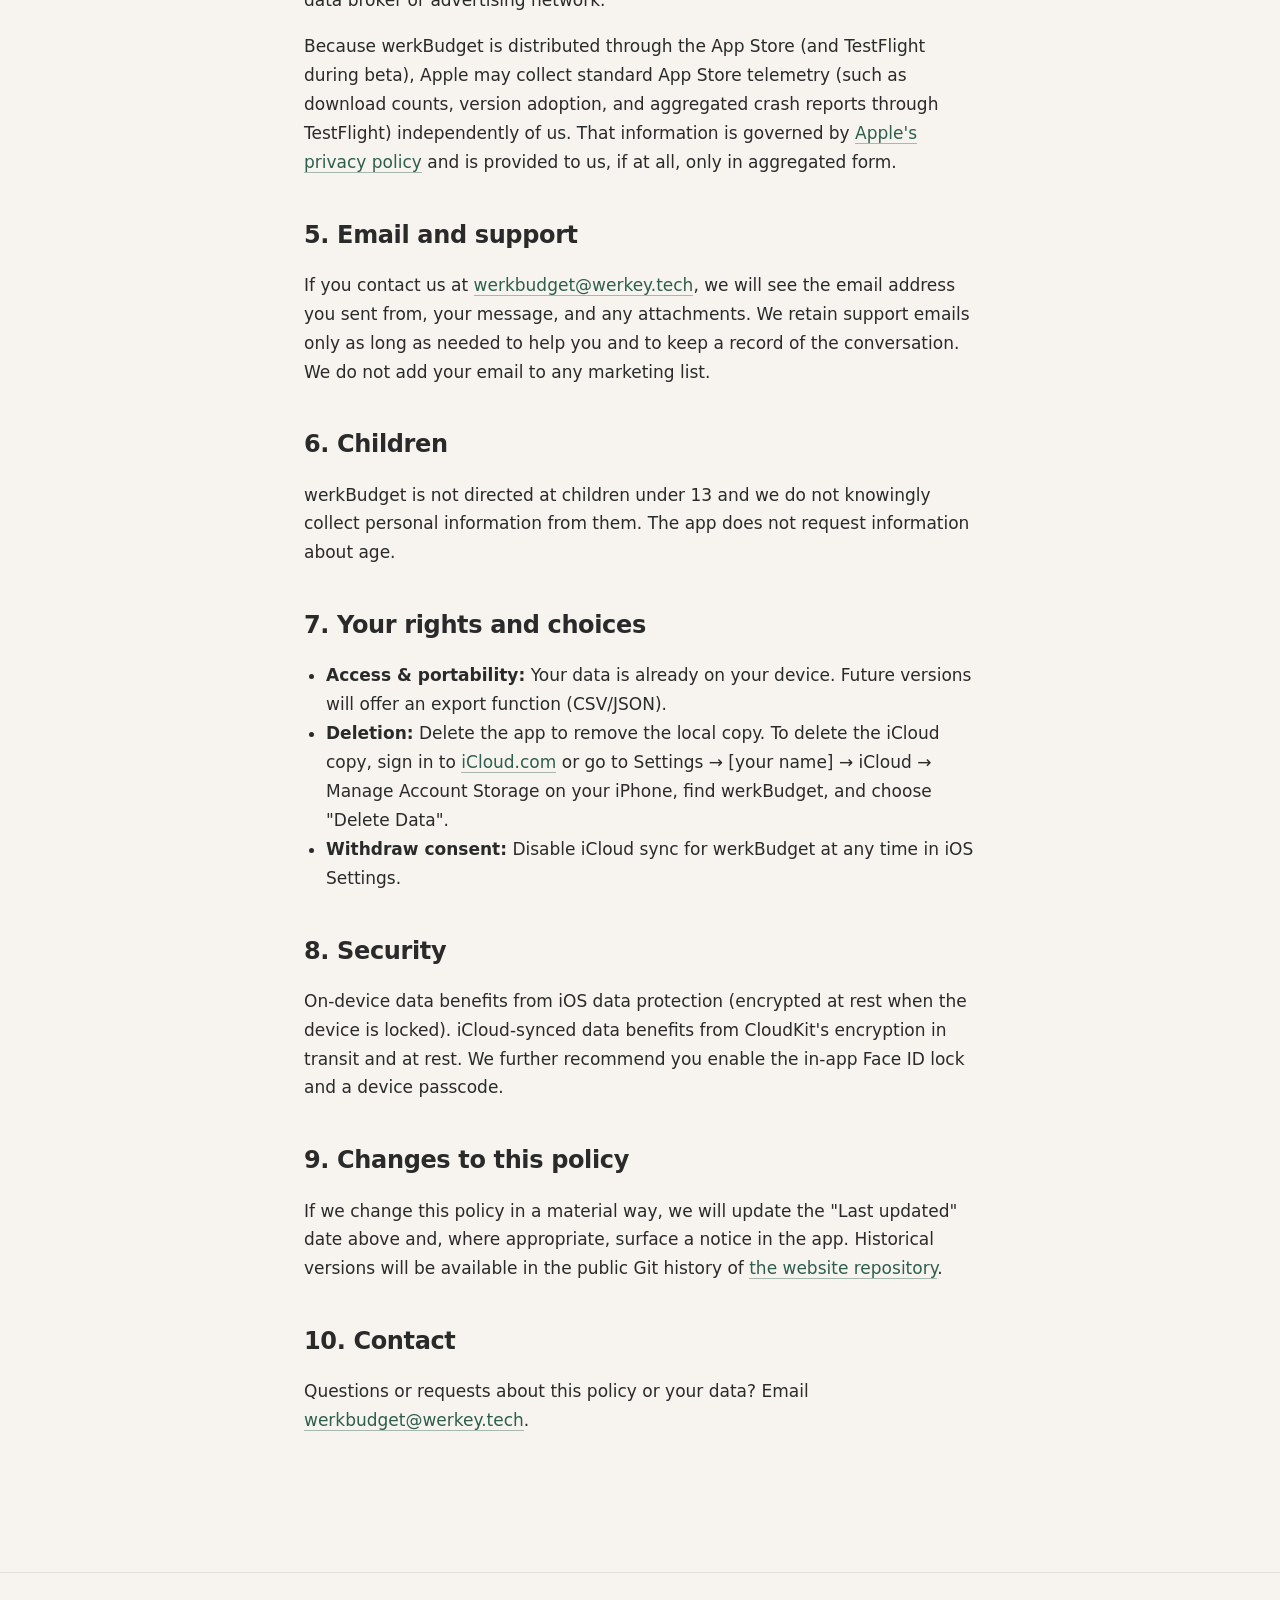
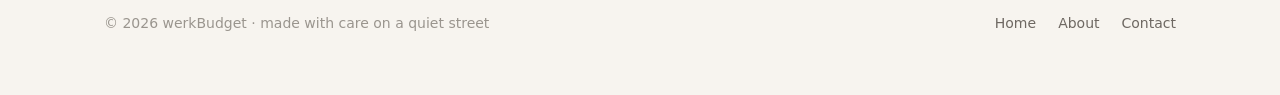
<file: privacy.html>
<!doctype html>
<html lang="en">
<head>
  <meta charset="utf-8">
  <meta name="viewport" content="width=device-width, initial-scale=1, viewport-fit=cover">
  <meta name="theme-color" content="#F7F4EF" media="(prefers-color-scheme: light)">
  <meta name="theme-color" content="#1A1D20" media="(prefers-color-scheme: dark)">
  <title>Privacy Policy — werkBudget</title>
  <meta name="description" content="werkBudget privacy policy. Local-first. No analytics. No third-party tracking. Your data stays on your device and in your iCloud private database.">
  <link rel="icon" type="image/svg+xml" href="assets/favicon.svg">
  <link rel="apple-touch-icon" href="assets/favicon.svg">
  <link rel="canonical" href="https://werkbudget.werkey.tech/privacy.html">
  <link rel="stylesheet" href="styles.css?v=5">
</head>
<body>

  <nav class="nav">
    <div class="nav-inner">
      <a class="brand" href="/">
        <svg class="mark" viewBox="0 0 120 120" aria-hidden="true">
          <path d="M14 57 V92 Q14 102 24 102 H96 Q106 102 106 92 V57" fill="none" stroke="currentColor" stroke-opacity="0.42" stroke-width="5" stroke-linecap="round" stroke-linejoin="round"/>
          <path d="M22 38 L42 86 L60 54 L78 86 L98 38" fill="none" stroke="currentColor" stroke-width="11" stroke-linecap="round" stroke-linejoin="round"/>
        </svg>
        <span>werk<span class="B">B</span>udget</span>
      </a>
      <div class="nav-links">
        <a href="about.html">About</a>
        <a href="privacy.html">Privacy</a>
        <a class="nav-cta" href="/#testflight">Join the beta</a>
      </div>
    </div>
  </nav>

  <main class="long">
    <div class="wrap-narrow">
      <h1>Privacy Policy</h1>
      <p class="meta">Effective: June 7, 2026 · Last updated: June 7, 2026</p>

      <p>
        werkBudget is a local-first iPhone and Mac app for personal budgeting, developed by Caleb Werkmeister ("we", "us"). This policy explains, in plain language, what data the app handles and what happens to it.
      </p>

      <p>
        <strong>Short version:</strong> Your budget data lives on your device and in <em>your</em> iCloud private database. We never see it. We do not run analytics, advertising SDKs, or third-party trackers inside the app. We do not sell, rent, share, or monetize your data.
      </p>

      <h2>1. Data the app stores on your device</h2>
      <p>
        When you use werkBudget, the app stores the financial information you enter (envelopes, categories, transactions, account balances, goals, and any notes or tags) locally on your iPhone and any other Apple devices you sign in on. This data is stored using Apple's SwiftData framework on the device.
      </p>

      <h2>2. iCloud sync (your private database)</h2>
      <p>
        If you are signed in to iCloud on your device, the app uses <strong>CloudKit private database</strong> to sync your data across your own Apple devices. This is the same mechanism Apple's own apps (Notes, Reminders) use for private sync.
      </p>
      <ul>
        <li>Data in your CloudKit private database is encrypted in transit and at rest by Apple.</li>
        <li>The data is associated with <em>your</em> Apple ID. Only you can access it.</li>
        <li>We do not operate any servers that store, process, or have access to this data. We cannot read it, recover it, or share it.</li>
        <li>If you sign out of iCloud or disable iCloud for werkBudget in Settings, sync stops. The local copy remains on the device.</li>
      </ul>

      <h2>3. No app account, no login</h2>
      <p>
        werkBudget does not have its own account system. There is nothing to register for, no username, no password. If you're signed into iCloud on your device, sync happens through CloudKit silently. If you're not, the app still works locally. We do not see your iCloud Apple ID, your name, your email, or any identifier tied to you. If you choose to email us at our support address, we receive whatever you send in that email and nothing more.
      </p>

      <h2>4. Analytics, tracking, and advertising</h2>
      <p>
        We do not embed analytics SDKs, advertising SDKs, attribution frameworks, crash-reporting services, or any third-party tracking in the app. We do not use cookies, web beacons, or device fingerprinting. We do not participate in any data broker or advertising network.
      </p>
      <p>
        Because werkBudget is distributed through the App Store (and TestFlight during beta), Apple may collect standard App Store telemetry (such as download counts, version adoption, and aggregated crash reports through TestFlight) independently of us. That information is governed by <a href="https://www.apple.com/legal/privacy/" rel="noopener" target="_blank">Apple's privacy policy</a> and is provided to us, if at all, only in aggregated form.
      </p>

      <h2>5. Email and support</h2>
      <p>
        If you contact us at <a href="mailto:werkbudget@werkey.tech">werkbudget@werkey.tech</a>, we will see the email address you sent from, your message, and any attachments. We retain support emails only as long as needed to help you and to keep a record of the conversation. We do not add your email to any marketing list.
      </p>

      <h2>6. Children</h2>
      <p>
        werkBudget is not directed at children under 13 and we do not knowingly collect personal information from them. The app does not request information about age.
      </p>

      <h2>7. Your rights and choices</h2>
      <ul>
        <li><strong>Access &amp; portability:</strong> Your data is already on your device. Future versions will offer an export function (CSV/JSON).</li>
        <li><strong>Deletion:</strong> Delete the app to remove the local copy. To delete the iCloud copy, sign in to <a href="https://www.icloud.com/" rel="noopener" target="_blank">iCloud.com</a> or go to Settings → [your name] → iCloud → Manage Account Storage on your iPhone, find werkBudget, and choose "Delete Data".</li>
        <li><strong>Withdraw consent:</strong> Disable iCloud sync for werkBudget at any time in iOS Settings.</li>
      </ul>

      <h2>8. Security</h2>
      <p>
        On-device data benefits from iOS data protection (encrypted at rest when the device is locked). iCloud-synced data benefits from CloudKit's encryption in transit and at rest. We further recommend you enable the in-app Face ID lock and a device passcode.
      </p>

      <h2>9. Changes to this policy</h2>
      <p>
        If we change this policy in a material way, we will update the "Last updated" date above and, where appropriate, surface a notice in the app. Historical versions will be available in the public Git history of <a href="https://github.com/" rel="noopener" target="_blank">the website repository</a>.
      </p>

      <h2>10. Contact</h2>
      <p>
        Questions or requests about this policy or your data? Email <a href="mailto:werkbudget@werkey.tech">werkbudget@werkey.tech</a>.
      </p>
    </div>
  </main>

  <footer>
    <div class="wrap foot-inner">
      <div>© <span id="year">2026</span> werkBudget · made with care on a quiet street</div>
      <div class="foot-links">
        <a href="/">Home</a>
        <a href="about.html">About</a>
        <a href="mailto:werkbudget@werkey.tech">Contact</a>
      </div>
    </div>
  </footer>

  <script>document.getElementById('year').textContent = new Date().getFullYear();</script>
  <script src="app.js" defer></script>
</body>
</html>
</file>
<file: styles.css>
/* ---------- tokens ---------- */
:root {
  --bg:        #F7F4EF;
  --surface:   #FFFFFF;
  --border:    #E6E1D8;
  --text:      #2A2A2A;
  --text-2:    #6E6862;
  --text-3:    #9A958E;
  --accent:    #2E5E4E;
  --accent-2:  #5A8273;
  --wash:      #DDEAE3;
  --income:    #4A7A5C;
  --warning:   #C68A3F;
  --attention: #C68A3F;   /* AppColor.attention — heads-up amber, distinct from danger */
  --spend:     #6A8A7C;   /* AppColor.spendNeutral */
  --danger:    #A33A2C;   /* AppColor.danger — reserved for truly-over states */
  --track:     rgba(0,0,0,0.06);

  --r-sm: 8px;
  --r-md: 14px;
  --r-lg: 22px;
  --r-xl: 32px;

  --shadow-1: 0 1px 2px rgba(46,94,78,.05), 0 4px 16px rgba(46,94,78,.04);
  --shadow-2: 0 4px 12px rgba(46,94,78,.07), 0 20px 60px rgba(46,94,78,.08);

  --ease: cubic-bezier(.2,.7,.2,1);

  --font-display: ui-rounded, -apple-system, "SF Pro Rounded", system-ui, "Segoe UI", Roboto, sans-serif;
  --font-text:    -apple-system, BlinkMacSystemFont, "SF Pro Text", system-ui, "Segoe UI", Roboto, sans-serif;
  --font-mono:    ui-monospace, "SF Mono", Menlo, Consolas, monospace;
}

@media (prefers-color-scheme: dark) {
  :root {
    --bg:       #1A1D20;
    --surface:  #252830;
    --border:   #46494F;
    --text:     #E6E2DC;
    --text-2:   #9A958E;
    --text-3:   #827B72;
    --accent:   #5C9882;   /* dark accent lifted ~12% per R2 + R3 dark-mode tuning */
    --accent-2: #7DAB97;
    --wash:     #4F786A;
    --income:   #6FA084;
    --warning:  #D9A560;
    --attention:#D9A560;   /* mirrors AppColor.attention dark variant */
    --spend:    #82AC9B;
    --danger:   #C45040;
    --track:    rgba(255,255,255,0.08);
    --shadow-1: 0 1px 2px rgba(0,0,0,.3), 0 4px 16px rgba(0,0,0,.2);
    --shadow-2: 0 4px 12px rgba(0,0,0,.35), 0 20px 60px rgba(0,0,0,.35);
  }
}

/* ---------- reset ---------- */
*,*::before,*::after { box-sizing: border-box; }
html, body { margin: 0; padding: 0; }
html { scroll-behavior: smooth; }
body {
  background: var(--bg);
  color: var(--text);
  font-family: var(--font-text);
  font-size: 17px;
  line-height: 1.55;
  -webkit-font-smoothing: antialiased;
  text-rendering: optimizeLegibility;
  overflow-x: hidden;
}
a { color: inherit; text-decoration: none; }
img, svg { display: block; max-width: 100%; }
button { font: inherit; cursor: pointer; }

::selection { background: var(--wash); color: var(--text); }

/* ---------- layout ---------- */
.wrap { max-width: 1120px; margin: 0 auto; padding: 0 24px; }
.wrap-narrow { max-width: 720px; margin: 0 auto; padding: 0 24px; }

/* ---------- nav ---------- */
.nav {
  position: sticky;
  top: 0;
  z-index: 50;
  backdrop-filter: saturate(160%) blur(14px);
  -webkit-backdrop-filter: saturate(160%) blur(14px);
  background: color-mix(in srgb, var(--bg) 78%, transparent);
  border-bottom: 1px solid transparent;
  transition: border-color .3s var(--ease), background .3s var(--ease);
}
.nav.scrolled { border-bottom-color: var(--border); }
.nav-inner {
  display: flex;
  align-items: center;
  justify-content: space-between;
  padding: 14px 24px;
  max-width: 1120px;
  margin: 0 auto;
}
.brand {
  display: inline-flex;
  align-items: center;
  gap: 10px;
  color: var(--text);
  font-family: var(--font-display);
  font-weight: 800;
  font-size: 20px;
  letter-spacing: -0.02em;
}
.brand .mark { width: 28px; height: 28px; color: var(--accent); }
.brand .B { color: var(--accent); }
.nav-links { display: flex; gap: 28px; align-items: center; }
.nav-links a {
  font-size: 15px;
  color: var(--text-2);
  transition: color .2s var(--ease);
}
.nav-links a:hover { color: var(--text); }
.nav-cta {
  background: var(--accent);
  color: var(--bg);
  padding: 8px 16px;
  border-radius: 999px;
  font-weight: 600;
  font-size: 14px;
  transition: transform .2s var(--ease), filter .2s var(--ease);
}
.nav-cta:hover { transform: translateY(-1px); filter: brightness(1.05); }
/* Beat `.nav-links a` (specificity 0,1,1), which would otherwise paint the
   CTA text in the muted link gray — illegible on the accent fill (~1.1:1).
   This restores the on-accent text color in both themes. */
.nav-links a.nav-cta { color: var(--bg); }
@media (max-width: 640px) {
  .nav-links a:not(.nav-cta) { display: none; }
}

/* ---------- hero ---------- */
.hero {
  position: relative;
  padding: 96px 0 64px;
  overflow: hidden;
}
.hero::before {
  content: "";
  position: absolute;
  inset: -20% -10% auto -10%;
  height: 700px;
  background: radial-gradient(60% 50% at 50% 30%, color-mix(in srgb, var(--wash) 70%, transparent), transparent 70%);
  pointer-events: none;
  z-index: 0;
}
.hero-inner { position: relative; z-index: 1; text-align: center; }
.eyebrow {
  display: inline-block;
  font-family: var(--font-display);
  font-weight: 600;
  font-size: 13px;
  letter-spacing: 0.12em;
  text-transform: uppercase;
  color: var(--accent);
  background: var(--wash);
  padding: 6px 14px;
  border-radius: 999px;
  margin-bottom: 24px;
}
/* Dark mode: the --wash fill sits too close to the accent text to read
   (~1.4:1). Swap to a translucent accent pill so the green text pops. */
@media (prefers-color-scheme: dark) {
  .eyebrow { background: color-mix(in srgb, var(--accent) 16%, transparent); }
}
.hero h1 {
  font-family: var(--font-display);
  font-weight: 800;
  font-size: clamp(40px, 7vw, 76px);
  line-height: 1.02;
  letter-spacing: -0.035em;
  margin: 0 auto 20px;
  max-width: 14ch;
}
.hero h1 .accent { color: var(--accent); }
.hero p.lede {
  font-size: clamp(17px, 1.6vw, 21px);
  color: var(--text-2);
  max-width: 56ch;
  margin: 0 auto 36px;
}
.cta-row {
  display: inline-flex;
  gap: 12px;
  flex-wrap: wrap;
  justify-content: center;
}
.btn {
  display: inline-flex;
  align-items: center;
  gap: 8px;
  padding: 14px 22px;
  border-radius: 999px;
  font-weight: 600;
  font-size: 15px;
  transition: transform .2s var(--ease), filter .2s var(--ease), box-shadow .2s var(--ease);
}
.btn-primary {
  background: var(--accent);
  color: var(--bg);
  box-shadow: 0 4px 14px color-mix(in srgb, var(--accent) 40%, transparent);
}
.btn-primary:hover { transform: translateY(-1px); filter: brightness(1.05); box-shadow: 0 8px 22px color-mix(in srgb, var(--accent) 50%, transparent); }
.btn-ghost {
  color: var(--text);
  border: 1px solid var(--border);
  background: transparent;
}
.btn-ghost:hover { background: var(--surface); }

/* ---------- hero device ---------- */
.device-stage {
  position: relative;
  margin: 72px auto 0;
  width: min(360px, 80vw);
  perspective: 1400px;
}
.device {
  position: relative;
  aspect-ratio: 9 / 19.5;
  background: linear-gradient(180deg, #111 0%, #1c1c1c 100%);
  border-radius: 44px;
  padding: 10px;
  box-shadow:
    var(--shadow-2),
    0 0 0 2px rgba(255,255,255,.04) inset,
    0 0 0 8px color-mix(in srgb, var(--accent) 18%, transparent);
  transform-style: preserve-3d;
  transform: rotateX(calc(var(--tilt-x, 0) * 1deg)) rotateY(calc(var(--tilt-y, 0) * 1deg)) translateY(calc(var(--lift, 0) * 1px));
  transition: transform .15s var(--ease);
}
.device-screen {
  position: relative;
  width: 100%;
  height: 100%;
  border-radius: 34px;
  background: var(--bg);
  overflow: hidden;
  display: flex;
  flex-direction: column;
}
.device-notch {
  position: absolute;
  top: 6px;
  left: 50%;
  transform: translateX(-50%);
  width: 96px;
  height: 22px;
  border-radius: 999px;
  background: #111;
  z-index: 3;
}
/* iOS status bar */
.screen-top {
  padding: 24px 28px 0;
  display: flex;
  justify-content: space-between;
  align-items: center;
  font-size: 11px;
  color: var(--text);
  font-weight: 600;
}
.screen-top .status { display: inline-flex; gap: 3px; align-items: center; }
.screen-top .status svg { width: 14px; height: 14px; }

/* --- werkBudget dashboard look --- */
.app-greeting {
  padding: 14px 18px 4px;
}
.app-greeting h1 {
  font-family: var(--font-display);
  font-weight: 700;
  font-size: 22px;
  letter-spacing: -0.02em;
  color: var(--text);
  margin: 0;
}
.app-greeting p {
  font-size: 11px;
  color: var(--text-2);
  margin: 1px 0 0;
}

.app-month {
  display: flex;
  align-items: center;
  justify-content: space-between;
  padding: 10px 14px 12px;
}
.app-month .label {
  font-family: var(--font-display);
  font-weight: 600;
  font-size: 14px;
  color: var(--text);
}
.app-month .chev {
  color: var(--accent);
  width: 22px; height: 22px;
  display: grid; place-items: center;
}
.app-month .chev svg { width: 11px; height: 11px; }

.app-hero {
  margin: 0 16px 12px;
  padding: 14px 16px;
  border-radius: 16px;
  background: linear-gradient(135deg, var(--accent), var(--accent-2));
  color: #fff;
  box-shadow: 0 6px 18px color-mix(in srgb, var(--accent) 25%, transparent);
}
.app-hero .cap {
  font-size: 8px;
  letter-spacing: 0.14em;
  color: rgba(255,255,255,0.78);
  font-weight: 600;
}
.app-hero .big {
  font-family: var(--font-display);
  font-weight: 800;
  font-size: 26px;
  letter-spacing: -0.02em;
  font-variant-numeric: tabular-nums;
  margin-top: 1px;
}
.app-hero .split {
  display: grid;
  grid-template-columns: 1fr 1px 1fr;
  gap: 8px;
  margin-top: 10px;
  align-items: center;
}
.app-hero .split .col { display: flex; flex-direction: column; gap: 1px; }
.app-hero .split .label {
  font-size: 7px;
  letter-spacing: 0.1em;
  color: rgba(255,255,255,0.7);
  font-weight: 600;
}
.app-hero .split .val {
  font-family: var(--font-display);
  font-weight: 600;
  font-size: 12px;
  font-variant-numeric: tabular-nums;
}
.app-hero .rule {
  background: rgba(255,255,255,0.22);
  width: 1px;
  height: 18px;
  justify-self: center;
}

.app-section-head {
  display: flex; justify-content: space-between; align-items: center;
  padding: 4px 18px 8px;
}
.app-section-head h2 {
  font-family: var(--font-display);
  font-weight: 600;
  font-size: 14px;
  margin: 0;
  color: var(--text);
}
.app-section-head .new {
  display: inline-flex; align-items: center; gap: 3px;
  color: var(--accent);
  font-size: 11px;
  font-weight: 600;
}

.app-grid {
  display: grid;
  grid-template-columns: 1fr 1fr;
  gap: 8px;
  padding: 0 12px 14px;
}

.app-card {
  background: var(--surface);
  border-radius: 14px;
  padding: 12px 8px 14px;
  display: flex;
  flex-direction: column;
  align-items: center;
  gap: 8px;
  box-shadow: 0 2px 6px rgba(0,0,0,0.05);
}
.app-card .name {
  font-family: var(--font-display);
  font-weight: 600;
  font-size: 12px;
  color: var(--text);
}
.ring-wrap {
  position: relative;
  display: grid;
  place-items: center;
}
.ring-wrap svg { transform: rotate(-90deg); }
.ring-center {
  position: absolute;
  inset: 0;
  display: flex;
  flex-direction: column;
  align-items: center;
  justify-content: center;
  text-align: center;
}
.app-card .ring-wrap { width: 84px; height: 84px; }
.app-card .ring-center .cap {
  font-size: 7px;
  letter-spacing: 0.12em;
  color: var(--text-3);
  font-weight: 600;
}
.app-card .ring-center .amt {
  font-family: var(--font-display);
  font-weight: 800;
  font-size: 15px;
  color: var(--text);
  font-variant-numeric: tabular-nums;
  margin-top: 1px;
}

/* ---------- sections ---------- */
section { position: relative; padding: 96px 0; }
.section-head { text-align: center; margin-bottom: 56px; }
.section-head h2 {
  font-family: var(--font-display);
  font-weight: 800;
  font-size: clamp(32px, 4.5vw, 52px);
  line-height: 1.08;
  letter-spacing: -0.025em;
  margin: 0 0 16px;
}
.section-head p {
  color: var(--text-2);
  font-size: clamp(16px, 1.4vw, 19px);
  max-width: 56ch;
  margin: 0 auto;
}

/* fade-in on view */
[data-fade] {
  opacity: 0;
  transform: translateY(28px);
  transition: opacity .9s var(--ease), transform .9s var(--ease);
}
[data-fade].in-view { opacity: 1; transform: none; }
[data-fade-delay="1"].in-view { transition-delay: .08s; }
[data-fade-delay="2"].in-view { transition-delay: .16s; }
[data-fade-delay="3"].in-view { transition-delay: .24s; }

/* ---------- envelope cards on landing — full-size ring style ---------- */
.envelopes {
  display: grid;
  grid-template-columns: repeat(3, 1fr);
  gap: 20px;
}
@media (max-width: 720px) { .envelopes { grid-template-columns: 1fr; } }

.envelope {
  background: var(--surface);
  border: 1px solid var(--border);
  border-radius: var(--r-lg);
  padding: 32px 24px 24px;
  display: flex;
  flex-direction: column;
  align-items: center;
  gap: 16px;
  box-shadow: var(--shadow-1);
  transition: transform .4s var(--ease), box-shadow .4s var(--ease);
}
.envelope:hover { transform: translateY(-3px); box-shadow: var(--shadow-2); }
.envelope .name {
  font-family: var(--font-display);
  font-weight: 600;
  font-size: 16px;
  color: var(--text);
  letter-spacing: -0.01em;
}
.envelope .ring-wrap { width: 168px; height: 168px; }
.envelope .ring-center .cap {
  font-size: 9px;
  letter-spacing: 0.16em;
  color: var(--text-3);
  font-weight: 600;
}
.envelope .ring-center .amt {
  font-family: var(--font-display);
  font-weight: 800;
  font-size: 28px;
  letter-spacing: -0.025em;
  color: var(--text);
  font-variant-numeric: tabular-nums;
  margin-top: 2px;
}
.envelope .legend {
  display: flex;
  gap: 14px;
  flex-wrap: wrap;
  justify-content: center;
  font-size: 11px;
  color: var(--text-2);
  margin-top: 4px;
}
.envelope .legend .item { display: inline-flex; align-items: center; gap: 5px; }
.envelope .legend .dot { width: 8px; height: 8px; border-radius: 999px; }

/* ring animation: draws dasharray length from 0 on view */
.ring-seg {
  stroke-dasharray: 0 264;
  transition: stroke-dasharray 1.2s var(--ease);
}
.in-view .ring-seg,
[data-fade].in-view .ring-seg,
.in-view.ring-wrap .ring-seg {
  stroke-dasharray: var(--seg, 0) 264;
}
.envelope.in-view .ring-seg { stroke-dasharray: var(--seg, 0) 264; }

/* ---------- feature grid ---------- */
.features {
  display: grid;
  grid-template-columns: repeat(3, 1fr);
  gap: 20px;
}
@media (max-width: 900px) { .features { grid-template-columns: 1fr; } }

.feature {
  background: var(--surface);
  border: 1px solid var(--border);
  border-radius: var(--r-lg);
  padding: 28px;
  transition: transform .4s var(--ease), box-shadow .4s var(--ease);
}
.feature:hover { transform: translateY(-2px); box-shadow: var(--shadow-1); }
.feature .icon {
  width: 44px; height: 44px;
  border-radius: 12px;
  background: var(--wash);
  color: var(--accent);
  display: inline-flex; align-items: center; justify-content: center;
  margin-bottom: 18px;
}
.feature h3 {
  font-family: var(--font-display);
  font-weight: 700;
  font-size: 20px;
  letter-spacing: -0.015em;
  margin: 0 0 8px;
}
.feature p { margin: 0; color: var(--text-2); font-size: 15px; }

/* ---------- scrubbed flow scene ---------- */
.flow-scene {
  position: relative;
  height: 360vh;
}
.flow-sticky {
  position: sticky;
  top: 0;
  height: 100vh;
  display: flex;
  align-items: center;
  justify-content: center;
  overflow: hidden;
}

.flow-canvas {
  width: min(760px, 92vw);
  display: flex;
  flex-direction: column;
  align-items: stretch;
  margin: 0 auto;
}

.pay-card {
  align-self: center;
  background: var(--surface);
  border: 1px solid var(--border);
  border-radius: var(--r-lg);
  padding: 16px 28px;
  box-shadow: var(--shadow-1);
  text-align: center;
  min-width: 240px;
}
.pay-card .cap {
  font-size: 10px;
  letter-spacing: 0.14em;
  font-weight: 700;
  color: var(--text-3);
}
.pay-card .amt {
  font-family: var(--font-display);
  font-weight: 800;
  font-size: 30px;
  letter-spacing: -0.025em;
  color: var(--income);
  font-variant-numeric: tabular-nums;
  margin-top: 4px;
  transition: color .25s var(--ease);
}
.pay-card.spent .amt { color: var(--text-3); }

.flow-paths {
  width: 100%;
  height: 80px;
  margin: 4px 0 6px;
  overflow: visible;
}
.flow-paths path {
  fill: none;
  stroke: var(--accent);
  stroke-width: 2;
  stroke-linecap: round;
  stroke-dasharray: 100 100;
  stroke-dashoffset: calc((1 - var(--local, 0)) * 100);
  transition: stroke-dashoffset .15s linear;
}

.targets {
  display: grid;
  grid-template-columns: repeat(3, 1fr);
  gap: 14px;
}
.target {
  background: var(--surface);
  border: 1px solid var(--border);
  border-radius: var(--r-md);
  padding: 16px 14px;
  text-align: center;
  opacity: clamp(0, calc(var(--local, 0) * 3), 1);
  transform: translateY(calc((1 - clamp(0, calc(var(--local, 0) * 3), 1)) * 10px));
  transition: opacity .15s linear, transform .15s linear, box-shadow .35s var(--ease), border-color .35s var(--ease);
  box-shadow: 0 1px 2px rgba(0,0,0,0.03);
}
.target.lit {
  border-color: color-mix(in srgb, var(--accent) 40%, var(--border));
  box-shadow: 0 6px 22px color-mix(in srgb, var(--accent) 18%, transparent);
}
.target .name {
  font-family: var(--font-display);
  font-weight: 700;
  font-size: 15px;
  color: var(--text);
  letter-spacing: -0.01em;
}
.target .rule {
  display: inline-block;
  margin-top: 8px;
  font-size: 11px;
  font-weight: 600;
  padding: 4px 10px;
  border-radius: 999px;
  background: var(--wash);
  color: var(--accent);
  letter-spacing: 0.01em;
}
.target .bar {
  height: 8px;
  border-radius: 999px;
  background: var(--track);
  margin: 14px 0 10px;
  overflow: hidden;
}
.target .bar-fill {
  height: 100%;
  width: calc(var(--local, 0) * 100%);
  background: linear-gradient(90deg, var(--accent), var(--accent-2));
  border-radius: 999px;
  transition: width .15s linear;
}
.target .filled-amt {
  font-family: var(--font-display);
  font-weight: 800;
  font-size: 22px;
  color: var(--accent);
  font-variant-numeric: tabular-nums;
}

@media (max-width: 720px) {
  .flow-scene { height: 320vh; }
  .flow-paths { display: none; }
  .targets { grid-template-columns: 1fr; gap: 10px; }
  .pay-card { margin-bottom: 16px; }
}

/* ---------- "your data" privacy callout ---------- */
.privacy-callout {
  background: linear-gradient(135deg, var(--wash), color-mix(in srgb, var(--wash) 60%, var(--surface)));
  border: 1px solid var(--border);
  border-radius: var(--r-xl);
  padding: 56px;
  display: grid;
  grid-template-columns: 1.2fr 1fr;
  gap: 40px;
  align-items: center;
}
@media (max-width: 800px) { .privacy-callout { grid-template-columns: 1fr; padding: 32px; } }
.privacy-callout h2 {
  font-family: var(--font-display);
  font-weight: 800;
  font-size: clamp(28px, 3.6vw, 42px);
  letter-spacing: -0.025em;
  margin: 0 0 14px;
  color: var(--accent);
}
.privacy-callout p { color: var(--text-2); margin: 0 0 16px; }
.privacy-callout ul {
  list-style: none;
  padding: 0;
  margin: 16px 0 0;
  display: flex;
  flex-direction: column;
  gap: 10px;
  color: var(--text);
  font-size: 15px;
}
.privacy-callout li::before {
  content: "✓";
  color: var(--accent);
  font-weight: 700;
  margin-right: 10px;
}

.cloud-cross {
  position: relative;
  display: grid;
  place-items: center;
  aspect-ratio: 1/1;
}
.cloud-cross svg { width: 80%; max-width: 240px; color: var(--accent); }
.cloud-cross .badge {
  position: absolute;
  bottom: 8%;
  background: var(--surface);
  border: 1px solid var(--border);
  border-radius: 999px;
  padding: 8px 16px;
  font-size: 13px;
  font-weight: 600;
  color: var(--accent);
  box-shadow: var(--shadow-1);
}

/* ---------- final CTA ---------- */
.final-cta {
  text-align: center;
  padding: 120px 0;
  position: relative;
}
.final-cta h2 {
  font-family: var(--font-display);
  font-weight: 800;
  font-size: clamp(36px, 5.2vw, 60px);
  letter-spacing: -0.025em;
  margin: 0 0 18px;
}
.final-cta p { color: var(--text-2); margin: 0 auto 32px; max-width: 50ch; }
.beat {
  display: inline-block;
  animation: beat 2.6s var(--ease) infinite;
}
@keyframes beat {
  0%, 100% { transform: scale(1); }
  50% { transform: scale(1.04); }
}

/* ---------- footer ---------- */
footer {
  border-top: 1px solid var(--border);
  padding: 40px 0 60px;
  color: var(--text-3);
  font-size: 14px;
}
.foot-inner {
  display: flex;
  justify-content: space-between;
  align-items: center;
  flex-wrap: wrap;
  gap: 16px;
}
.foot-links { display: flex; gap: 22px; }
.foot-links a { color: var(--text-2); transition: color .2s var(--ease); }
.foot-links a:hover { color: var(--text); }

/* ---------- about / privacy long-form ---------- */
.long {
  padding: 80px 0 120px;
}
.long h1 {
  font-family: var(--font-display);
  font-weight: 800;
  font-size: clamp(36px, 5vw, 56px);
  letter-spacing: -0.03em;
  margin: 0 0 12px;
}
.long .meta {
  color: var(--text-3);
  font-size: 14px;
  margin-bottom: 36px;
}
/* Page subtitle ("dek") under the h1 — styled identically to the
   section sub-headers (.long h2) so they read as one heading voice:
   same display font, weight, size, tracking, and color. */
.long .dek {
  font-family: var(--font-display);
  font-weight: 700;
  font-size: 24px;
  letter-spacing: -0.015em;
  color: var(--text);
  margin: 0 0 40px;
}
.long h2 {
  font-family: var(--font-display);
  font-weight: 700;
  font-size: 24px;
  letter-spacing: -0.015em;
  margin: 40px 0 12px;
}
.long h3 {
  font-family: var(--font-display);
  font-weight: 700;
  font-size: 18px;
  margin: 28px 0 8px;
}
.long p, .long li { color: var(--text); line-height: 1.7; }
.long ul { padding-left: 22px; }
.long a { color: var(--accent); border-bottom: 1px solid color-mix(in srgb, var(--accent) 40%, transparent); }
.long a:hover { border-bottom-color: var(--accent); }

/* ---------- device mockup additions: inbox card, FAB, tab bar ---------- */

/* "8 charges to sort" inbox card sandwiched between hero and envelopes */
.app-inbox {
  margin: 0 16px 12px;
  padding: 10px 12px;
  background: var(--surface);
  border: 1px solid var(--border);
  border-radius: 14px;
  display: grid;
  grid-template-columns: 28px 1fr 12px;
  gap: 10px;
  align-items: center;
  box-shadow: 0 2px 6px rgba(0,0,0,0.04);
}
.app-inbox .inbox-glyph {
  width: 28px; height: 28px;
  border-radius: 8px;
  background: var(--wash);
  color: var(--accent);
  display: grid; place-items: center;
}
.app-inbox .inbox-glyph svg { width: 16px; height: 16px; }
.app-inbox .inbox-h {
  font-family: var(--font-display);
  font-weight: 600;
  font-size: 11px;
  color: var(--text);
  letter-spacing: -0.005em;
}
.app-inbox .inbox-s {
  font-size: 9px;
  color: var(--text-2);
  margin-top: 1px;
}
.app-inbox .inbox-chev { width: 9px; height: 9px; color: var(--text-3); }

/* FAB inside the mockup screen */
.app-fab {
  position: absolute;
  right: 18px;
  bottom: 56px;
  width: 38px; height: 38px;
  border-radius: 999px;
  background: var(--accent);
  color: #fff;
  display: grid; place-items: center;
  box-shadow: 0 4px 12px color-mix(in srgb, var(--accent) 35%, transparent);
  z-index: 2;
}
.app-fab svg { width: 18px; height: 18px; }

/* Tab bar at the bottom of the mockup */
.app-tabs {
  position: absolute;
  bottom: 0;
  left: 0;
  right: 0;
  display: grid;
  grid-template-columns: repeat(5, 1fr);
  gap: 0;
  padding: 8px 8px 14px;
  background: color-mix(in srgb, var(--bg) 92%, transparent);
  backdrop-filter: blur(8px);
  -webkit-backdrop-filter: blur(8px);
  border-top: 1px solid var(--border);
}
.app-tabs .tab {
  display: flex;
  flex-direction: column;
  align-items: center;
  gap: 2px;
  color: var(--text-3);
  font-size: 8px;
  font-weight: 600;
  letter-spacing: -0.005em;
}
.app-tabs .tab svg { width: 17px; height: 17px; }
.app-tabs .tab.on { color: var(--accent); }

/* the app-grid sits in tighter vertical space now that the inbox row + tab bar are present */
.app-grid {
  padding: 0 12px 56px;
}

/* ---------- Plan / Forecast — new flagship section ---------- */
.forecast-scene { padding: 80px 0 96px; }

.forecast-mock {
  background: var(--surface);
  border: 1px solid var(--border);
  border-radius: var(--r-lg);
  padding: 24px 24px 18px;
  box-shadow: var(--shadow-1);
  max-width: 880px;
  margin: 0 auto;
}

.forecast-header {
  display: grid;
  grid-template-columns: repeat(3, 1fr);
  gap: 16px;
  padding-bottom: 18px;
  border-bottom: 1px solid var(--border);
  margin-bottom: 20px;
}
.forecast-stat { display: flex; flex-direction: column; gap: 2px; }
.forecast-stat .cap {
  font-family: var(--font-mono);
  font-size: 10px;
  letter-spacing: 0.12em;
  font-weight: 700;
  color: var(--text-3);
}
.forecast-stat .val {
  font-family: var(--font-display);
  font-weight: 800;
  font-size: 22px;
  letter-spacing: -0.02em;
  color: var(--text);
  font-variant-numeric: tabular-nums;
}
.forecast-stat .val.income { color: var(--income); }
.forecast-stat .sub {
  font-size: 11px;
  color: var(--text-3);
}

.forecast-month-row {
  display: flex;
  align-items: center;
  justify-content: center;
  gap: 18px;
  font-family: var(--font-display);
  font-weight: 600;
  font-size: 15px;
  color: var(--text);
  margin-bottom: 6px;
}
.forecast-month-row .chev { color: var(--accent); font-weight: 700; font-size: 16px; cursor: default; }

.forecast-dow {
  display: grid;
  grid-template-columns: repeat(7, 1fr);
  text-align: center;
  font-family: var(--font-mono);
  font-size: 10px;
  color: var(--text-3);
  letter-spacing: 0.08em;
  padding: 0 4px 6px;
}

.forecast-grid {
  width: 100%;
  height: 280px;
  display: block;
}
.forecast-line {
  stroke-dasharray: 2000;
  stroke-dashoffset: 2000;
  transition: stroke-dashoffset 1.6s var(--ease);
}
.forecast-mock.in-view .forecast-line {
  stroke-dashoffset: 0;
}
.forecast-dip {
  opacity: 0;
  transition: opacity .4s var(--ease) 1.2s;
}
.forecast-mock.in-view .forecast-dip { opacity: 1; }

.forecast-legend {
  display: flex;
  gap: 16px;
  flex-wrap: wrap;
  justify-content: center;
  padding-top: 12px;
  border-top: 1px solid var(--border);
  margin-top: 8px;
  font-size: 11px;
  color: var(--text-2);
}
.forecast-legend .item { display: inline-flex; align-items: center; gap: 6px; }
.forecast-legend .dot { width: 8px; height: 8px; border-radius: 999px; }

@media (max-width: 720px) {
  .forecast-header { grid-template-columns: 1fr; gap: 10px; }
  .forecast-grid { height: 220px; }
}

/* ---------- distribute scrub labels — Must-pay / Goal / Just-track ---------- */
.target .rule.must  { background: var(--wash); color: var(--accent); }
.target .rule.goal  { background: color-mix(in srgb, var(--income) 18%, var(--surface)); color: var(--income); }
.target .rule.track {
  background: color-mix(in srgb, var(--text-3) 16%, var(--surface));
  color: var(--text-2);
}

/* ---------- Mac companion ---------- */
.mac-companion { padding: 80px 0 96px; }
.mac-grid {
  display: grid;
  grid-template-columns: 1fr 1.2fr;
  gap: 56px;
  align-items: center;
}
@media (max-width: 900px) { .mac-grid { grid-template-columns: 1fr; gap: 32px; } }

.mac-copy h2 {
  font-family: var(--font-display);
  font-weight: 800;
  font-size: clamp(28px, 3.4vw, 40px);
  letter-spacing: -0.025em;
  margin: 0 0 16px;
}
.mac-copy p { color: var(--text-2); margin: 0 0 12px; font-size: 17px; }
.mac-copy .mac-fine { color: var(--text-3); font-size: 14px; }

.mac-mock {
  perspective: 1200px;
}
.mac-frame {
  background: var(--surface);
  border: 1px solid var(--border);
  border-radius: 14px;
  box-shadow: var(--shadow-2);
  overflow: hidden;
  transform: rotateY(calc(var(--mac-tilt, -3) * 1deg)) rotateX(2deg);
  transition: transform .3s var(--ease);
}
.mac-mock:hover .mac-frame { --mac-tilt: 0; }

.mac-bar {
  display: flex;
  align-items: center;
  gap: 6px;
  padding: 10px 14px;
  background: color-mix(in srgb, var(--bg) 80%, var(--surface));
  border-bottom: 1px solid var(--border);
}
.mac-dot {
  width: 11px; height: 11px;
  border-radius: 999px;
  display: inline-block;
}
.mac-dot.r { background: #ff5f57; }
.mac-dot.y { background: #febc2e; }
.mac-dot.g { background: #28c840; }
.mac-title {
  margin-left: auto;
  margin-right: auto;
  font-size: 12px;
  font-weight: 600;
  color: var(--text-2);
  padding-right: 51px; /* compensate for the 3 dots so title stays centered */
}

.mac-body {
  font-family: var(--font-text);
  font-variant-numeric: tabular-nums;
}
.mac-row {
  display: grid;
  grid-template-columns: 60px 1fr 1fr 100px;
  gap: 12px;
  align-items: center;
  padding: 12px 18px;
  font-size: 13px;
  border-bottom: 1px solid var(--border);
  color: var(--text);
}
.mac-row:last-child { border-bottom: none; }
.mac-row-date { color: var(--text-3); font-size: 11px; }
.mac-row-payee { font-weight: 600; }
.mac-row-cat {
  color: var(--accent);
  font-size: 12px;
  font-weight: 500;
}
.mac-row-cat.hint {
  color: var(--text-3);
  font-style: italic;
  font-weight: 400;
}
.mac-row-cat.income { color: var(--income); }
.mac-row-amt {
  text-align: right;
  font-weight: 600;
  font-family: var(--font-display);
}
.mac-row-amt.income { color: var(--income); }
.mac-row.pending {
  background: color-mix(in srgb, var(--attention) 6%, transparent);
}

/* ---------- reduced motion ---------- */
@media (prefers-reduced-motion: reduce) {
  *, *::before, *::after {
    animation-duration: 0.01ms !important;
    transition-duration: 0.01ms !important;
  }
  [data-fade] { opacity: 1; transform: none; }
  .forecast-line { stroke-dashoffset: 0; }
  .forecast-dip { opacity: 1; }
}
</file>
